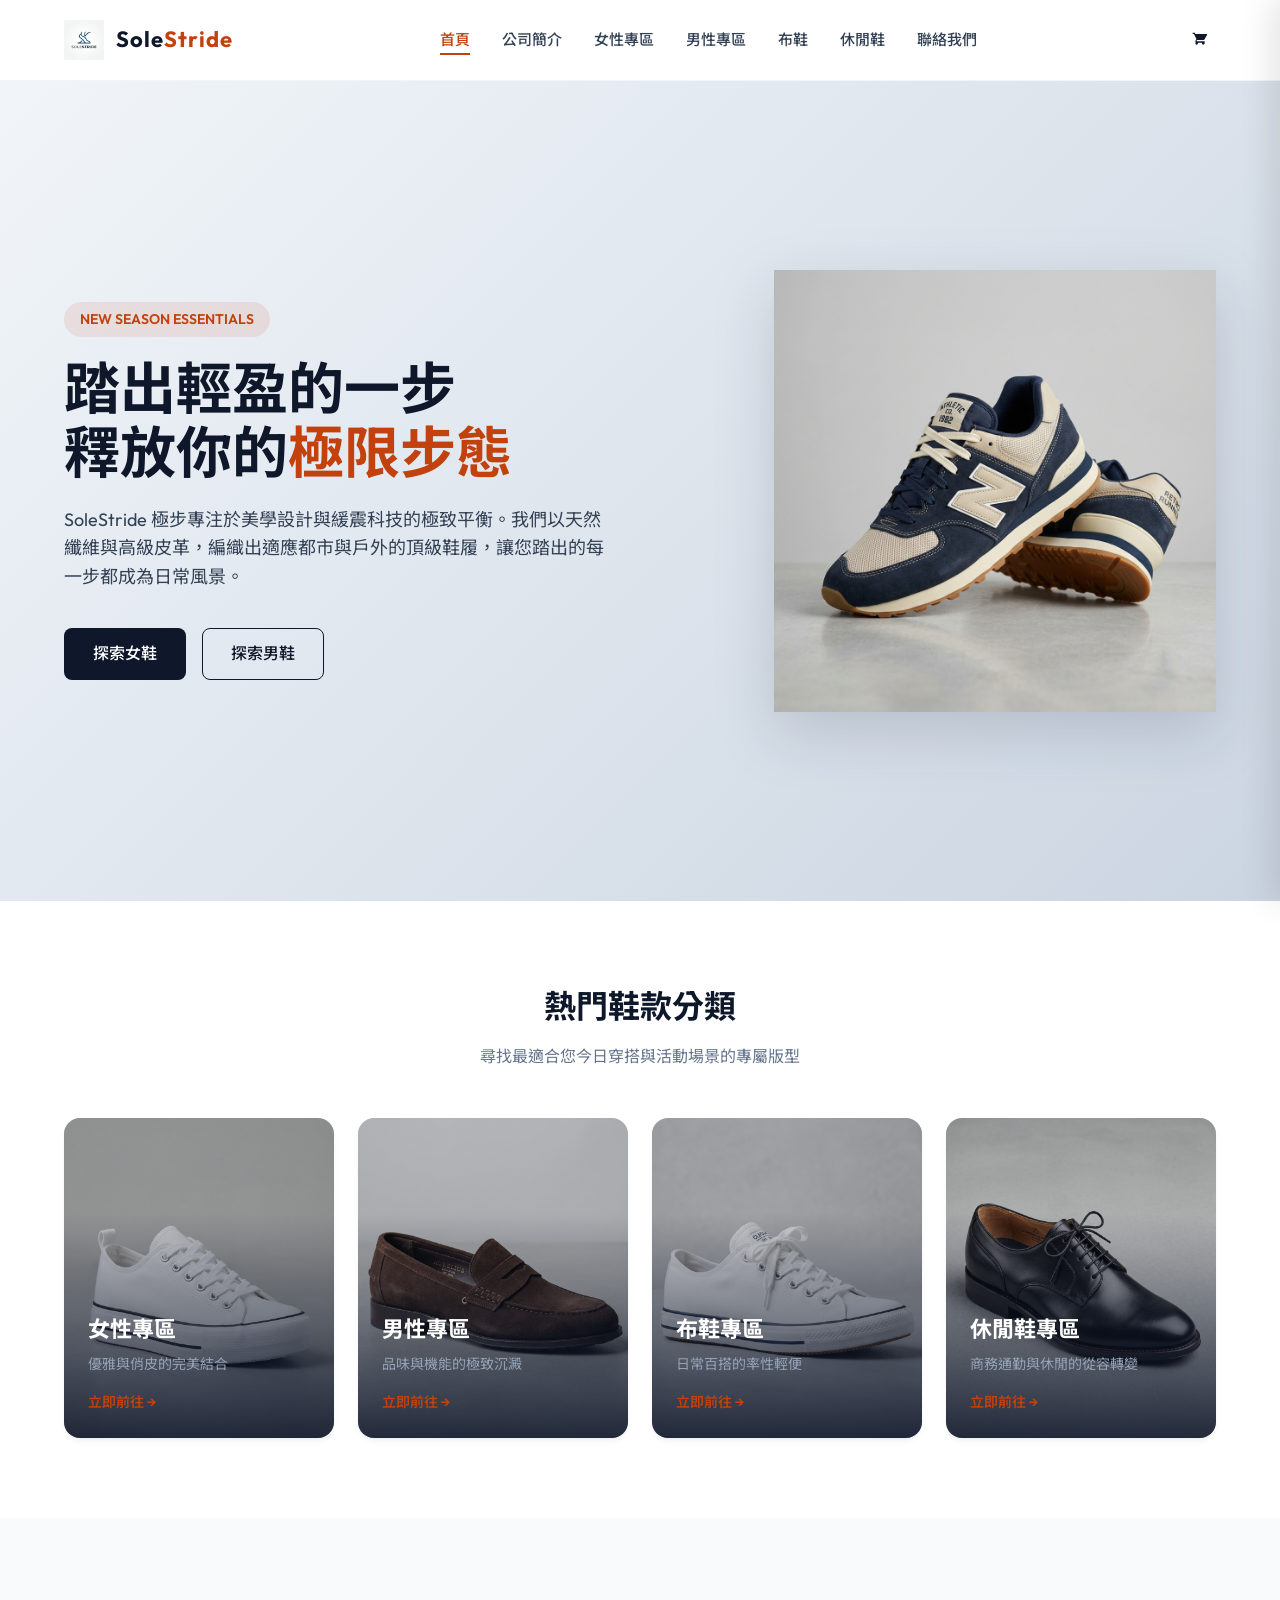
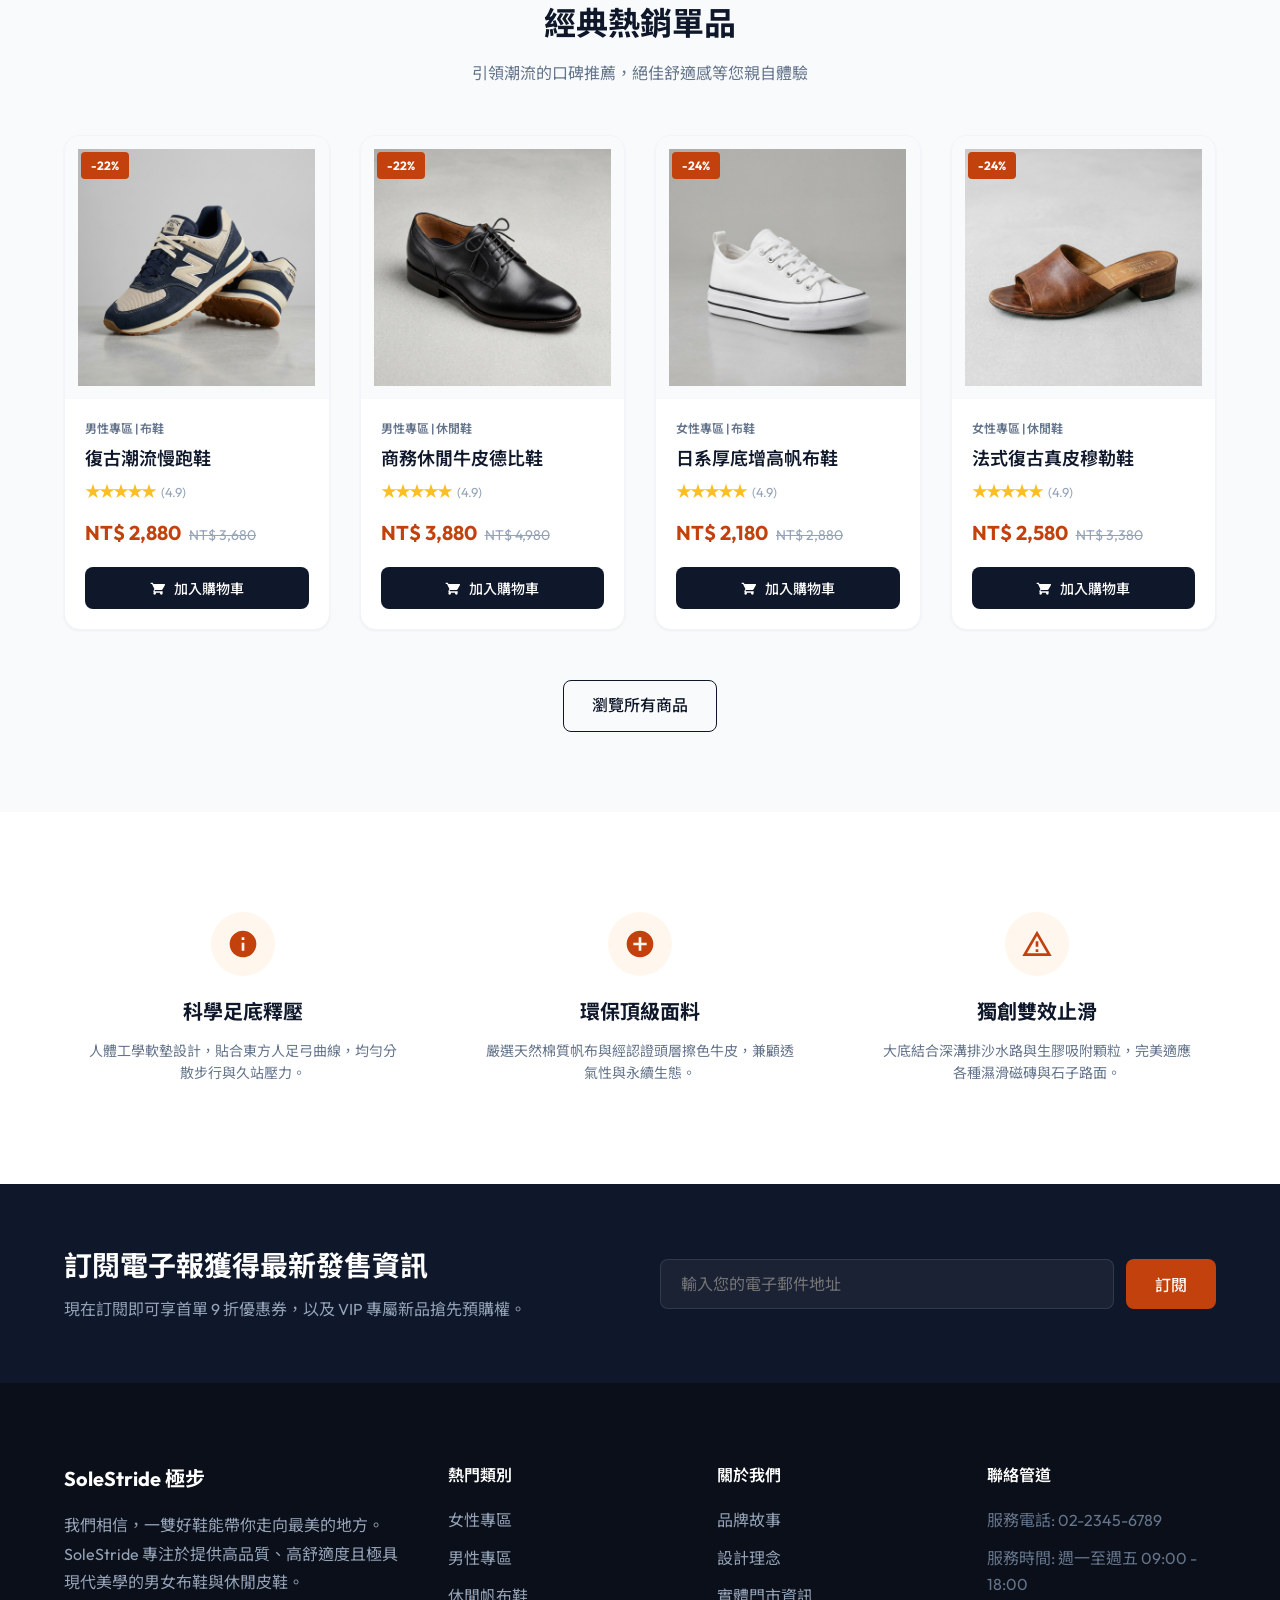
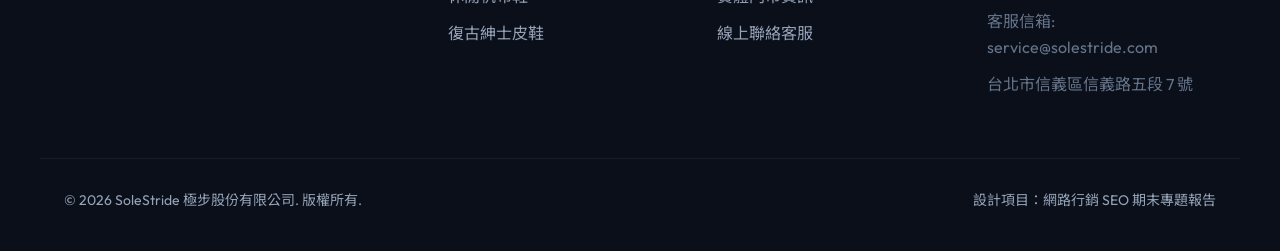
<file: index.html>
<!DOCTYPE html>
<html lang="zh-Hant">
<head>
  <meta charset="UTF-8">
  <meta name="viewport" content="width=device-width, initial-scale=1.0">
  <title>顏佳慧的鞋子電商網站</title>
  <meta name="description" content="SoleStride 樂樂 - 專注於提供高品質男女布鞋、休閒鞋，結合文藝復古與人體工學緩震科技，為您打造如履雲端的行走體驗。">
  <meta name="keywords" content=" 高品質,男女布鞋,休閒鞋,文藝復古,人體工學">

  <link rel="stylesheet" href="css/style.css">

  <meta name="google-site-verification" content="RO6zXCiHXapGh2tewGEtmd5F3TElBeHBNRKW9bc5azQ" />
</head>
<body>

  <!-- Navigation Header -->
  <header class="site-header">
    <div class="container header-container">
      <a href="index.html" class="logo-link">
        <img src="images/logo.png" alt="SoleStride Logo" class="logo-img">
        <span class="logo-text">Sole<span>Stride</span></span>
      </a>
      
      <nav>
        <ul class="nav-links">
          <li><a href="index.html" class="active">首頁</a></li>
          <li><a href="about.html">公司簡介</a></li>
          <li><a href="women.html">女性專區</a></li>
          <li><a href="men.html">男性專區</a></li>
          <li><a href="canvas.html">布鞋</a></li>
          <li><a href="casual.html">休閒鞋</a></li>
          <li><a href="contact.html">聯絡我們</a></li>
        </ul>
      </nav>

      <div class="header-actions">
        <button id="cart-toggle" class="cart-icon-btn" aria-label="購物車">
          <svg class="cart-svg" viewBox="0 0 24 24">
            <path fill="currentColor" d="M17 18c-1.11 0-2 .89-2 2a2 2 0 0 0 2 2a2 2 0 0 0 2-2a2 2 0 0 0-2-2M7 18c-1.11 0-2 .89-2 2a2 2 0 0 0 2 2a2 2 0 0 0 2-2a2 2 0 0 0-2-2m0-3h10.13c.75 0 1.41-.41 1.75-1.03l3.58-6.47A1.002 1.002 0 0 0 21.58 6H5.21l-.94-2H1v2h2l3.6 7.59l-1.35 2.45c-.16.28-.25.61-.25.96a2 2 0 0 0 2 2h12v-2H7.42c-.13 0-.25-.11-.25-.25z"/>
          </svg>
          <span class="cart-count">0</span>
        </button>
      </div>
    </div>
  </header>

  <!-- Hero Section -->
  <section class="hero-section">
    <div class="container hero-grid">
      <div class="hero-content">
        <span class="hero-tag">NEW SEASON ESSENTIALS</span>
        <h1 class="hero-title">踏出輕盈的一步<br>釋放你的<span>極限步態</span></h1>
        <p class="hero-description">SoleStride 極步專注於美學設計與緩震科技的極致平衡。我們以天然纖維與高級皮革，編織出適應都市與戶外的頂級鞋履，讓您踏出的每一步都成為日常風景。</p>
        <div class="hero-cta">
          <a href="women.html" class="btn btn-primary">探索女鞋</a>
          <a href="men.html" class="btn btn-outline">探索男鞋</a>
        </div>
      </div>
      <div class="hero-image-wrapper">
        <div class="hero-bg-circle"></div>
        <img src="images/顏佳慧的鞋子電商網站-1號鞋.png" alt="Featured Retro Jogger" class="hero-shoe-img" title="顏佳慧的鞋子電商網站 - 超好穿且舒適的藍色步鞋">
      </div>
    </div>
  </section>

  <!-- Category Showcase -->
  <section class="section" style="background-color: #ffffff;">
    <div class="container">
      <div class="text-center">
        <h2 class="section-title">熱門鞋款分類</h2>
        <p class="section-subtitle">尋找最適合您今日穿搭與活動場景的專屬版型</p>
      </div>
      <div class="categories-grid">
        <!-- Card 1 -->
        <a href="women.html" class="category-card">
          <img src="images/women_platform_canvas.png" alt="Women Category" class="category-bg-img">
          <div class="category-overlay">
            <h3 class="category-card-title">女性專區</h3>
            <p class="category-card-desc">優雅與俏皮的完美結合</p>
            <span class="category-card-btn">立即前往 →</span>
          </div>
        </a>
        <!-- Card 2 -->
        <a href="men.html" class="category-card">
          <img src="images/men_suede_loafer.png" alt="Men Category" class="category-bg-img">
          <div class="category-overlay">
            <h3 class="category-card-title">男性專區</h3>
            <p class="category-card-desc">品味與機能的極致沉澱</p>
            <span class="category-card-btn">立即前往 →</span>
          </div>
        </a>
        <!-- Card 3 -->
        <a href="canvas.html" class="category-card">
          <img src="images/men_canvas_classic.png" alt="Canvas Category" class="category-bg-img">
          <div class="category-overlay">
            <h3 class="category-card-title">布鞋專區</h3>
            <p class="category-card-desc">日常百搭的率性輕便</p>
            <span class="category-card-btn">立即前往 →</span>
          </div>
        </a>
        <!-- Card 4 -->
        <a href="casual.html" class="category-card">
          <img src="images/men_leather_derby.png" alt="Casual Category" class="category-bg-img">
          <div class="category-overlay">
            <h3 class="category-card-title">休閒鞋專區</h3>
            <p class="category-card-desc">商務通勤與休閒的從容轉變</p>
            <span class="category-card-btn">立即前往 →</span>
          </div>
        </a>
      </div>
    </div>
  </section>

  <!-- Featured Products Dynamic Grid -->
  <section class="section">
    <div class="container">
      <div class="text-center">
        <h2 class="section-title">經典熱銷單品</h2>
        <p class="section-subtitle">引領潮流的口碑推薦，絕佳舒適感等您親自體驗</p>
      </div>
      <!-- Grid Container that loads products via JS dynamically -->
      <div id="product-grid" class="products-grid-container" data-gender="all" data-style="all" data-limit="4">
        <!-- Products will be injected by main.js -->
      </div>
      <div class="text-center" style="margin-top: 50px;">
        <a href="canvas.html" class="btn btn-outline">瀏覽所有商品</a>
      </div>
    </div>
  </section>

  <!-- Brand Highlight / Features -->
  <section class="section" style="background-color: #ffffff;">
    <div class="container" style="display: grid; grid-template-columns: repeat(3, 1fr); gap: 40px;">
      <div class="text-center" style="padding: 20px;">
        <div style="background-color: var(--accent-bg); color: var(--accent-color); width: 64px; height: 64px; border-radius: 50%; display: flex; align-items: center; justify-content: center; margin: 0 auto 20px;">
          <svg viewBox="0 0 24 24" width="32" height="32"><path fill="currentColor" d="M12 2C6.48 2 2 6.48 2 12s4.48 10 10 10s10-4.48 10-10S17.52 2 12 2zm1 15h-2v-6h2v6zm0-8h-2V7h2v2z"/></svg>
        </div>
        <h3 style="font-size: 20px; color: var(--text-dark); margin-bottom: 12px;">科學足底釋壓</h3>
        <p style="font-size: 14px; color: var(--text-muted); line-height: 1.6;">人體工學軟墊設計，貼合東方人足弓曲線，均勻分散步行與久站壓力。</p>
      </div>
      <div class="text-center" style="padding: 20px;">
        <div style="background-color: var(--accent-bg); color: var(--accent-color); width: 64px; height: 64px; border-radius: 50%; display: flex; align-items: center; justify-content: center; margin: 0 auto 20px;">
          <svg viewBox="0 0 24 24" width="32" height="32"><path fill="currentColor" d="M12 22C6.477 22 2 17.523 2 12S6.477 2 12 2s10 4.477 10 10s-4.477 10-10 10zm-1-11H7v2h4v4h2v-4h4v-2h-4V7h-2v4z"/></svg>
        </div>
        <h3 style="font-size: 20px; color: var(--text-dark); margin-bottom: 12px;">環保頂級面料</h3>
        <p style="font-size: 14px; color: var(--text-muted); line-height: 1.6;">嚴選天然棉質帆布與經認證頭層擦色牛皮，兼顧透氣性與永續生態。</p>
      </div>
      <div class="text-center" style="padding: 20px;">
        <div style="background-color: var(--accent-bg); color: var(--accent-color); width: 64px; height: 64px; border-radius: 50%; display: flex; align-items: center; justify-content: center; margin: 0 auto 20px;">
          <svg viewBox="0 0 24 24" width="32" height="32"><path fill="currentColor" d="M12 2L1 21h22L12 2zm0 3.99L19.53 19H4.47L12 5.99zM13 16h-2v2h2v-2zm0-6h-2v4h2v-4z"/></svg>
        </div>
        <h3 style="font-size: 20px; color: var(--text-dark); margin-bottom: 12px;">獨創雙效止滑</h3>
        <p style="font-size: 14px; color: var(--text-muted); line-height: 1.6;">大底結合深溝排沙水路與生膠吸附顆粒，完美適應各種濕滑磁磚與石子路面。</p>
      </div>
    </div>
  </section>

  <!-- Newsletter Signup Section -->
  <section class="newsletter-section">
    <div class="container newsletter-grid">
      <div>
        <h2 class="newsletter-title">訂閱電子報獲得最新發售資訊</h2>
        <p class="newsletter-desc">現在訂閱即可享首單 9 折優惠券，以及 VIP 專屬新品搶先預購權。</p>
      </div>
      <form class="newsletter-form" onsubmit="event.preventDefault(); alert('感謝訂閱！折扣碼已發送至您的信箱。'); this.reset();">
        <input type="email" placeholder="輸入您的電子郵件地址" required>
        <button type="submit" class="btn btn-accent">訂閱</button>
      </form>
    </div>
  </section>

  <!-- Footer -->
  <footer class="site-footer">
    <div class="container footer-grid">
      <div class="footer-brand">
        <h3>SoleStride 極步</h3>
        <p>我們相信，一雙好鞋能帶你走向最美的地方。SoleStride 專注於提供高品質、高舒適度且極具現代美學的男女布鞋與休閒皮鞋。</p>
      </div>
      <div class="footer-links-col">
        <h4>熱門類別</h4>
        <ul>
          <li><a href="women.html">女性專區</a></li>
          <li><a href="men.html">男性專區</a></li>
          <li><a href="canvas.html">休閒帆布鞋</a></li>
          <li><a href="casual.html">復古紳士皮鞋</a></li>
        </ul>
      </div>
      <div class="footer-links-col">
        <h4>關於我們</h4>
        <ul>
          <li><a href="about.html">品牌故事</a></li>
          <li><a href="about.html">設計理念</a></li>
          <li><a href="contact.html">實體門市資訊</a></li>
          <li><a href="contact.html">線上聯絡客服</a></li>
        </ul>
      </div>
      <div class="footer-links-col">
        <h4>聯絡管道</h4>
        <ul style="color: #64748b;">
          <li>服務電話: 02-2345-6789</li>
          <li>服務時間: 週一至週五 09:00 - 18:00</li>
          <li>客服信箱: service@solestride.com</li>
          <li>台北市信義區信義路五段 7 號</li>
        </ul>
      </div>
    </div>
    <div class="container footer-bottom">
      <p>&copy; 2026 SoleStride 極步股份有限公司. 版權所有.</p>
      <p>設計項目：網路行銷 SEO 期末專題報告</p>
    </div>
    

  <!-- Off-Canvas Shopping Cart Drawer -->
  <div id="cart-overlay" class="cart-overlay"></div>
  <div id="cart-drawer" class="cart-drawer">
    <div class="cart-drawer-header">
      <h2>您的購物車 (<span class="cart-count">0</span>)</h2>
      <button id="cart-close" class="cart-close-btn" aria-label="關閉">&times;</button>
    </div>
    <div id="cart-items-container" class="cart-items-container">
      <!-- Cart items dynamic render -->
    </div>
    <div class="cart-drawer-footer">
      <div class="cart-subtotal-row">
        <span>小計金額</span>
        <span id="cart-total-amount" class="total-amount">NT$ 0</span>
      </div>
      <button id="cart-checkout-btn" class="btn btn-primary">前往結帳</button>
    </div>
  </div>

  <!-- Javascript Modules -->
  <script src="js/products.js"></script>
  <script src="js/main.js"></script>
</body>
</html>
</file>
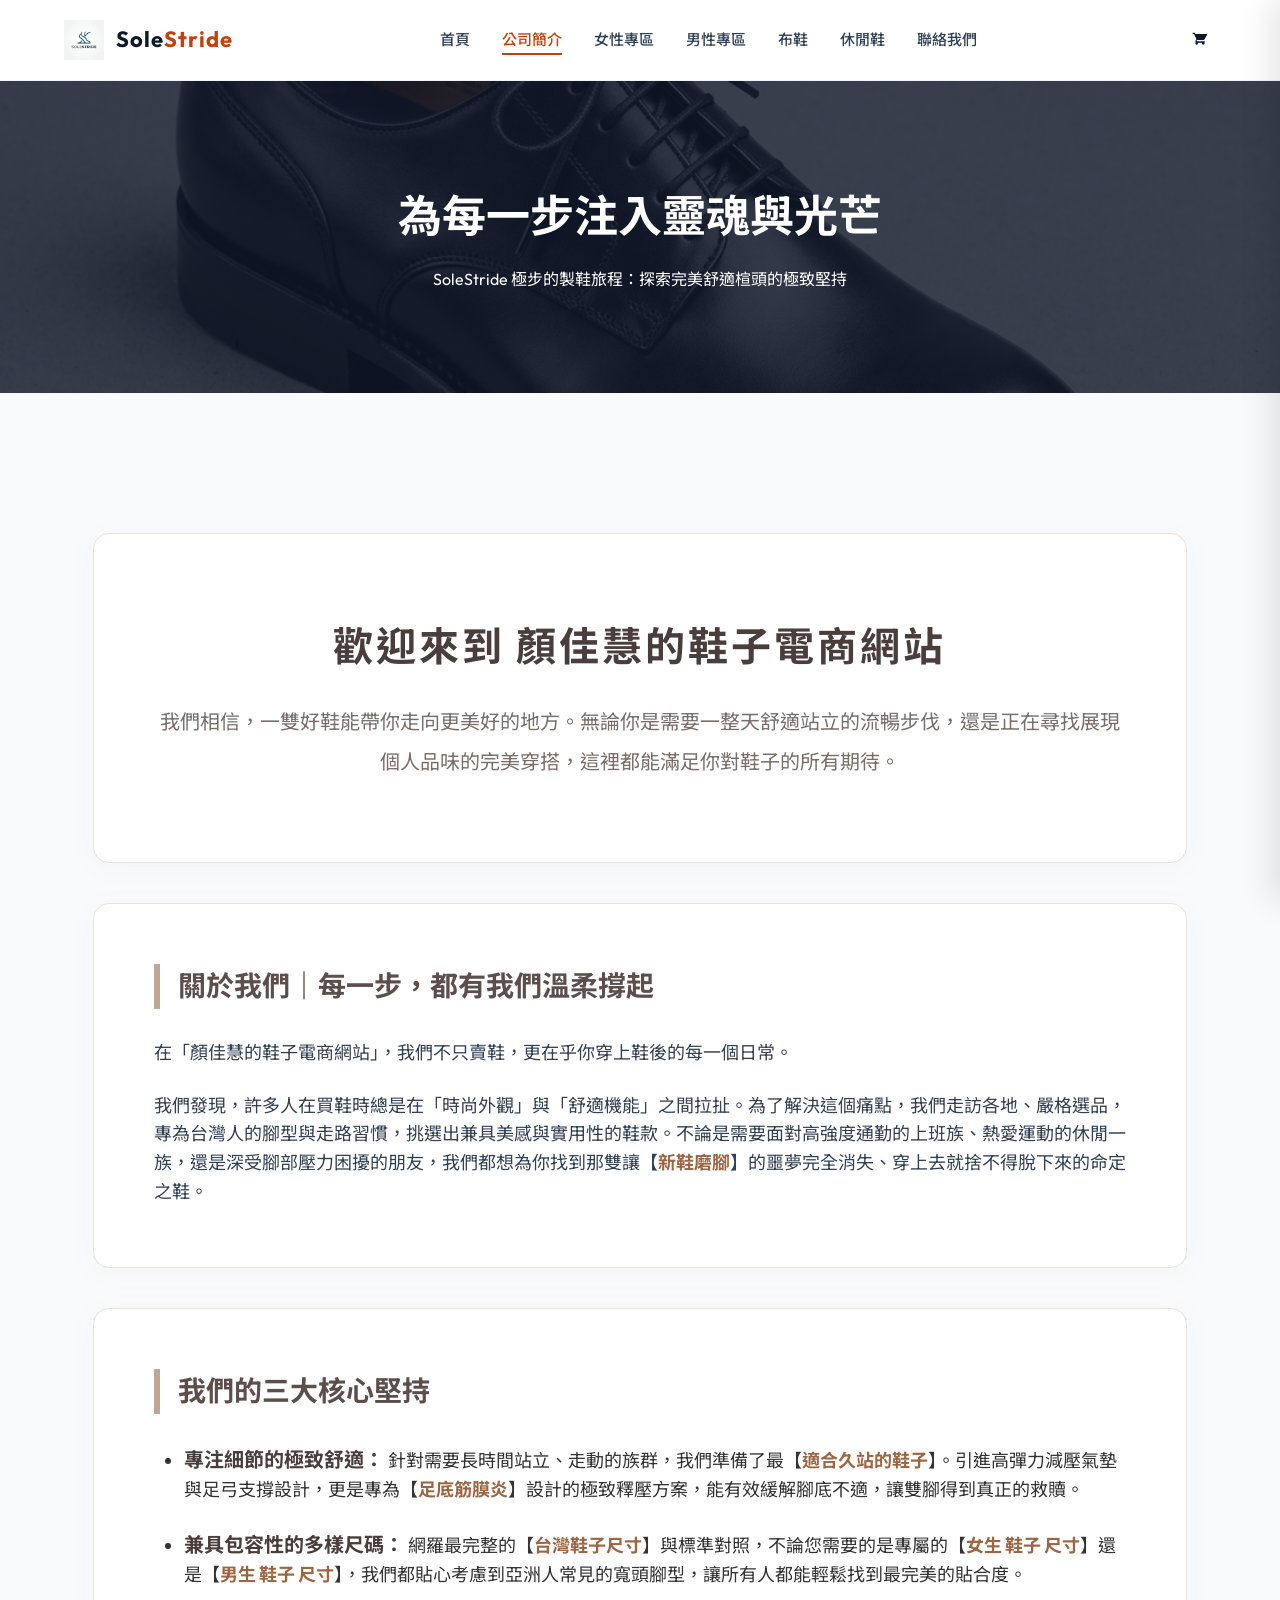
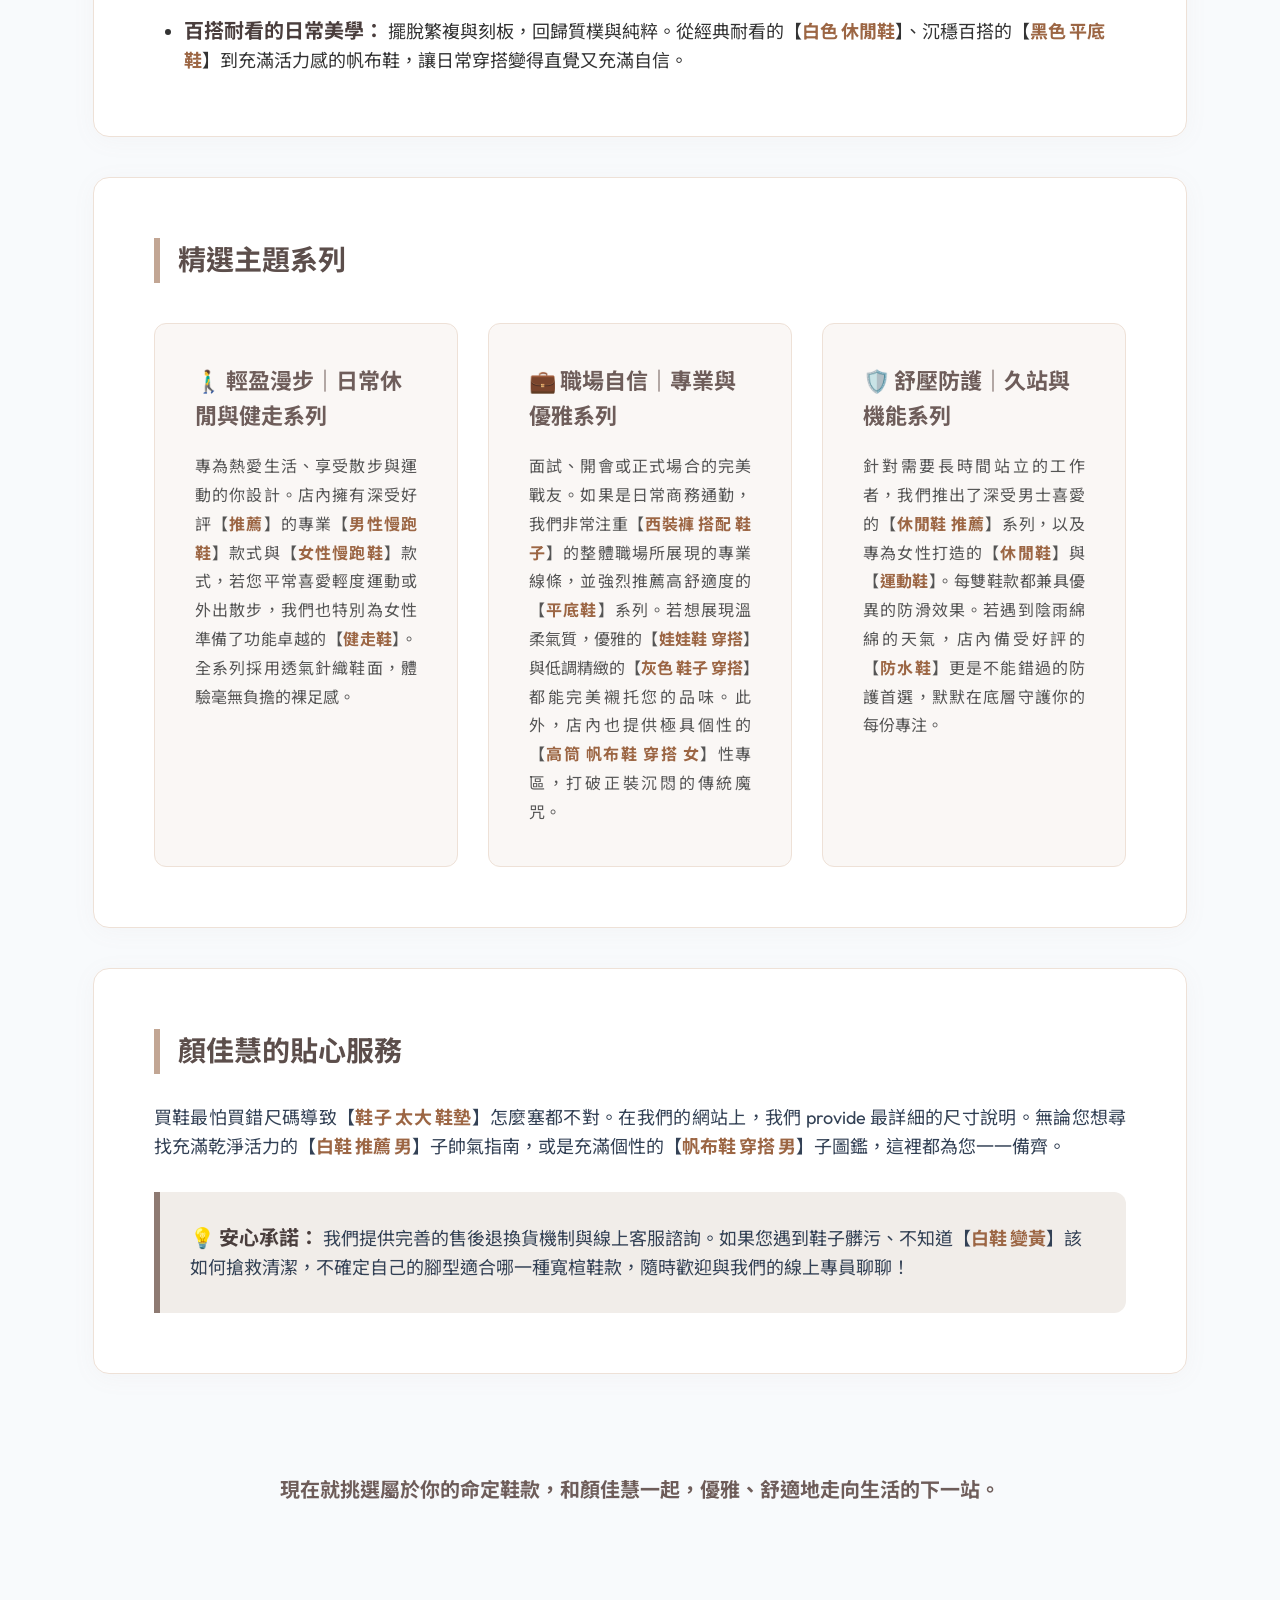
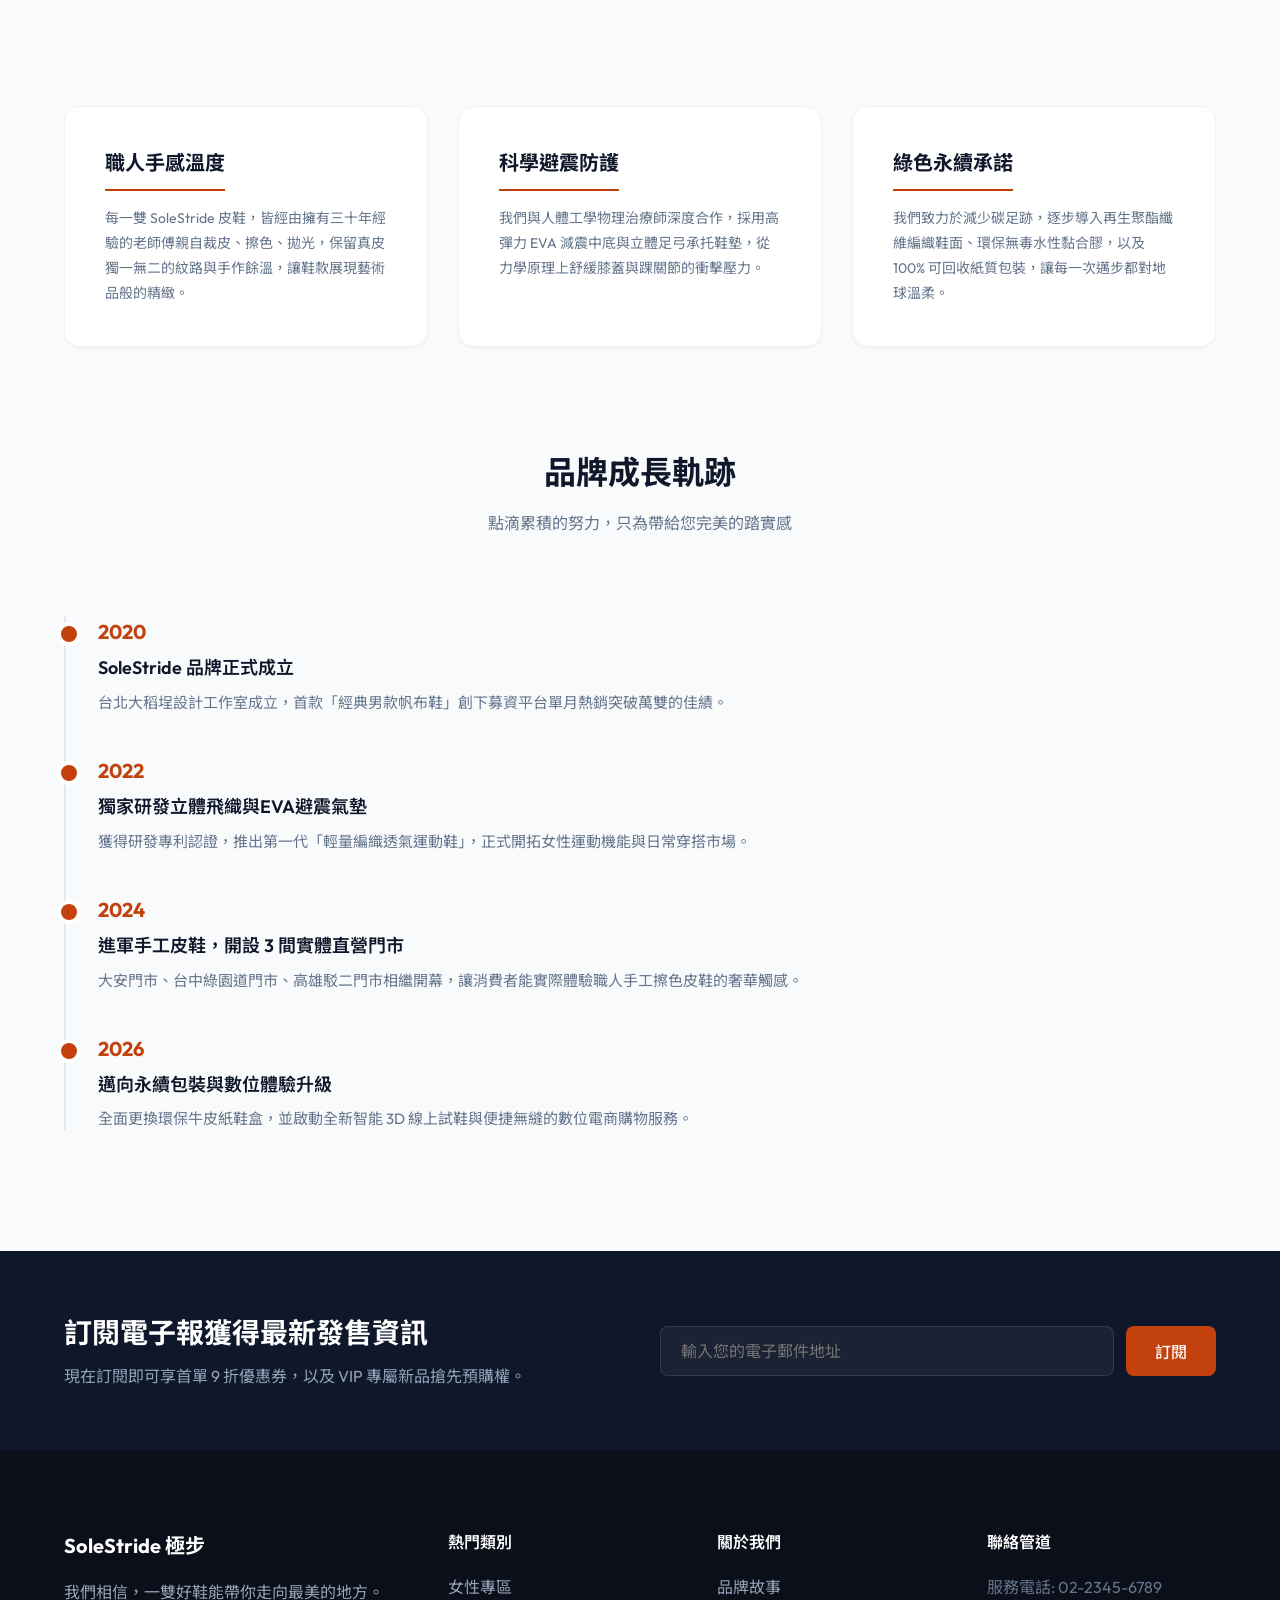
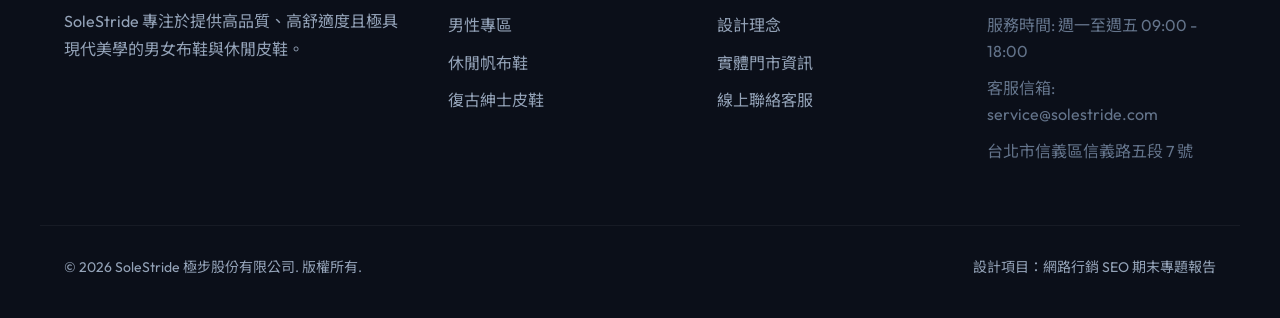
<file: about.html>
<!DOCTYPE html>
<html lang="zh-Hant">
<head>
  <meta charset="UTF-8">
  <meta name="viewport" content="width=device-width, initial-scale=1.0">
  <title>品牌故事 | SoleStride 極步 - 專注舒適與極簡美學</title>
  <meta name="description" content="了解 SoleStride 極步的品牌創辦故事、職人手工製鞋工藝、科學避震設計理念，以及我們如何將舒適感帶入您的日常穿搭。">
  <link rel="stylesheet" href="css/style.css">
</head>
<body>

  <!-- Navigation Header -->
  <header class="site-header">
    <div class="container header-container">
      <a href="index.html" class="logo-link">
        <img src="images/logo.png" alt="SoleStride Logo" class="logo-img">
        <span class="logo-text">Sole<span>Stride</span></span>
      </a>
      
      <nav>
        <ul class="nav-links">
          <li><a href="index.html">首頁</a></li>
          <li><a href="about.html" class="active">公司簡介</a></li>
          <li><a href="women.html">女性專區</a></li>
          <li><a href="men.html">男性專區</a></li>
          <li><a href="canvas.html">布鞋</a></li>
          <li><a href="casual.html">休閒鞋</a></li>
          <li><a href="contact.html">聯絡我們</a></li>
        </ul>
      </nav>

      <div class="header-actions">
        <button id="cart-toggle" class="cart-icon-btn" aria-label="購物車">
          <svg class="cart-svg" viewBox="0 0 24 24">
            <path fill="currentColor" d="M17 18c-1.11 0-2 .89-2 2a2 2 0 0 0 2 2a2 2 0 0 0 2-2a2 2 0 0 0-2-2M7 18c-1.11 0-2 .89-2 2a2 2 0 0 0 2 2a2 2 0 0 0 2-2a2 2 0 0 0-2-2m0-3h10.13c.75 0 1.41-.41 1.75-1.03l3.58-6.47A1.002 1.002 0 0 0 21.58 6H5.21l-.94-2H1v2h2l3.6 7.59l-1.35 2.45c-.16.28-.25.61-.25.96a2 2 0 0 0 2 2h12v-2H7.42c-.13 0-.25-.11-.25-.25z"/>
          </svg>
          <span class="cart-count">0</span>
        </button>
      </div>
    </div>
  </header>

  <!-- Banner -->
  <section class="about-banner">
    <div class="container">
      <h1>為每一步注入靈魂與光芒</h1>
      <p>SoleStride 極步的製鞋旅程：探索完美舒適楦頭的極致堅持</p>
    </div>
  </section>

  <!-- Content section -->
  <section class="section">
    <div class="container">
   <div style="width: 95%; max-width: 1400px; margin: 0 auto; padding: 60px 0; box-sizing: border-box;">

        <header style="text-align: center; padding: 80px 60px; background-color: #ffffff; border: 1px solid #eee1d7; border-radius: 16px; margin-bottom: 40px; box-shadow: 0 4px 25px rgba(164, 145, 134, 0.05);">
            <h1 style="font-size: 40px; color: #4a3e3d; margin: 0 0 24px 0; letter-spacing: 3px; font-weight: bold;">歡迎來到 顏佳慧的鞋子電商網站</h1>
            <p style="font-size: 20px; color: #7a6e67; margin: 0 auto; max-width: 1100px; text-align: center; line-height: 2;">我們相信，一雙好鞋能帶你走向更美好的地方。無論你是需要一整天舒適站立的流暢步伐，還是正在尋找展現個人品味的完美穿搭，這裡都能滿足你對鞋子的所有期待。</p>
        </header>

        <section style="background-color: #ffffff; padding: 60px; border-radius: 16px; box-shadow: 0 4px 25px rgba(164, 145, 134, 0.05); margin-bottom: 40px; border: 1px solid #eee1d7; box-sizing: border-box;">
            <h2 style="font-size: 28px; color: #5c4e4b; border-left: 6px solid #c2a694; padding-left: 18px; margin-top: 0; margin-bottom: 30px; font-weight: bold;">關於我們｜每一步，都有我們溫柔撐起</h2>
            <p style="margin-bottom: 24px; text-align: justify; font-size: 18px;">在「顏佳慧的鞋子電商網站」，我們不只賣鞋，更在乎你穿上鞋後的每一個日常。</p>
            <p style="margin-bottom: 0; text-align: justify; font-size: 18px;">我們發現，許多人在買鞋時總是在「時尚外觀」與「舒適機能」之間拉扯。為了解決這個痛點，我們走訪各地、嚴格選品，專為台灣人的腳型與走路習慣，挑選出兼具美感與實用性的鞋款。不論是需要面對高強度通勤的上班族、熱愛運動的休閒一族，還是深受腳部壓力困擾的朋友，我們都想為你找到那雙讓【<span style="color: #9c6644; font-weight: bold;">新鞋磨腳</span>】的噩夢完全消失、穿上去就捨不得脫下來的命定之鞋。</p>
        </section>

        <section style="background-color: #ffffff; padding: 60px; border-radius: 16px; box-shadow: 0 4px 25px rgba(164, 145, 134, 0.05); margin-bottom: 40px; border: 1px solid #eee1d7; box-sizing: border-box;">
            <h2 style="font-size: 28px; color: #5c4e4b; border-left: 6px solid #c2a694; padding-left: 18px; margin-top: 0; margin-bottom: 30px; font-weight: bold;">我們的三大核心堅持</h2>
            <ul style="padding-left: 30px; margin: 0; list-style-type: disc;">
                <li style="margin-bottom: 25px; color: #333333; font-size: 18px;">
                    <strong style="color: #4a3e3d; font-size: 20px;">專注細節的極致舒適：</strong>
                    針對需要長時間站立、走動的族群，我們準備了最【<span style="color: #9c6644; font-weight: bold;">適合久站的鞋子</span>】。引進高彈力減壓氣墊與足弓支撐設計，更是專為【<span style="color: #9c6644; font-weight: bold;">足底筋膜炎</span>】設計的極致釋壓方案，能有效緩解腳底不適，讓雙腳得到真正的救贖。
                </li>
                <li style="margin-bottom: 25px; color: #333333; font-size: 18px;">
                    <strong style="color: #4a3e3d; font-size: 20px;">兼具包容性的多樣尺碼：</strong>
                    網羅最完整的【<span style="color: #9c6644; font-weight: bold;">台灣鞋子尺寸</span>】與標準對照，不論您需要的是專屬的【<span style="color: #9c6644; font-weight: bold;">女生 鞋子 尺寸</span>】還是【<span style="color: #9c6644; font-weight: bold;">男生 鞋子 尺寸</span>】，我們都貼心考慮到亞洲人常見的寬頭腳型，讓所有人都能輕鬆找到最完美的貼合度。
                </li>
                <li style="margin-bottom: 0; color: #333333; font-size: 18px;">
                    <strong style="color: #4a3e3d; font-size: 20px;">百搭耐看的日常美學：</strong>
                    擺脫繁複與刻板，回歸質樸與純粹。從經典耐看的【<span style="color: #9c6644; font-weight: bold;">白色 休閒鞋</span>】、沉穩百搭的【<span style="color: #9c6644; font-weight: bold;">黑色 平底鞋</span>】到充滿活力感的帆布鞋，讓日常穿搭變得直覺又充滿自信。
                </li>
            </ul>
        </section>

        <section style="background-color: #ffffff; padding: 60px; border-radius: 16px; box-shadow: 0 4px 25px rgba(164, 145, 134, 0.05); margin-bottom: 40px; border: 1px solid #eee1d7; box-sizing: border-box;">
            <h2 style="font-size: 28px; color: #5c4e4b; border-left: 6px solid #c2a694; padding-left: 18px; margin-top: 0; margin-bottom: 40px; font-weight: bold;">精選主題系列</h2>
            
            <div style="display: flex; flex-wrap: wrap; gap: 30px; justify-content: space-between; align-items: stretch;">
                
                <div style="flex: 1; min-width: 280px; background-color: #faf7f5; border: 1px solid #eee1d7; border-radius: 12px; padding: 40px; display: flex; flex-direction: column; box-sizing: border-box;">
                    <h3 style="font-size: 22px; color: #6e5d5a; margin-top: 0; margin-bottom: 18px; font-weight: bold;">🚶‍♂️ 輕盈漫步｜日常休閒與健走系列</h3>
                    <p style="margin: 0; text-align: justify; font-size: 16px; color: #555555; line-height: 1.8;">專為熱愛生活、享受散步與運動的你設計。店內擁有深受好評【<span style="color: #9c6644; font-weight: bold;">推薦</span>】的專業【<span style="color: #9c6644; font-weight: bold;">男性慢跑鞋</span>】款式與【<span style="color: #9c6644; font-weight: bold;">女性慢跑鞋</span>】款式，若您平常喜愛輕度運動或外出散步，我們也特別為女性準備了功能卓越的【<span style="color: #9c6644; font-weight: bold;">健走鞋</span>】。全系列採用透氣針織鞋面，體驗毫無負擔的裸足感。</p>
                </div>

                <div style="flex: 1; min-width: 280px; background-color: #faf7f5; border: 1px solid #eee1d7; border-radius: 12px; padding: 40px; display: flex; flex-direction: column; box-sizing: border-box;">
                    <h3 style="font-size: 22px; color: #6e5d5a; margin-top: 0; margin-bottom: 18px; font-weight: bold;">💼 職場自信｜專業與優雅系列</h3>
                    <p style="margin: 0; text-align: justify; font-size: 16px; color: #555555; line-height: 1.8;">面試、開會或正式場合的完美戰友。如果是日常商務通勤，我們非常注重【<span style="color: #9c6644; font-weight: bold;">西裝褲 搭配 鞋子</span>】的整體職場所展現的專業線條，並強烈推薦高舒適度的【<span style="color: #9c6644; font-weight: bold;">平底鞋</span>】系列。若想展現溫柔氣質，優雅的【<span style="color: #9c6644; font-weight: bold;">娃娃鞋 穿搭</span>】與低調精緻的【<span style="color: #9c6644; font-weight: bold;">灰色 鞋子 穿搭</span>】都能完美襯托您的品味。此外，店內也提供極具個性的【<span style="color: #9c6644; font-weight: bold;">高筒 帆布鞋 穿搭 女</span>】性專區，打破正裝沉悶的傳統魔咒。</p>
                </div>

                <div style="flex: 1; min-width: 280px; background-color: #faf7f5; border: 1px solid #eee1d7; border-radius: 12px; padding: 40px; display: flex; flex-direction: column; box-sizing: border-box;">
                    <h3 style="font-size: 22px; color: #6e5d5a; margin-top: 0; margin-bottom: 18px; font-weight: bold;">🛡️ 舒壓防護｜久站與機能系列</h3>
                    <p style="margin: 0; text-align: justify; font-size: 16px; color: #555555; line-height: 1.8;">針對需要長時間站立的工作者，我們推出了深受男士喜愛的【<span style="color: #9c6644; font-weight: bold;">休閒鞋 推薦</span>】系列，以及專為女性打造的【<span style="color: #9c6644; font-weight: bold;">休閒鞋</span>】與【<span style="color: #9c6644; font-weight: bold;">運動鞋</span>】。每雙鞋款都兼具優異的防滑效果。若遇到陰雨綿綿的天氣，店內備受好評的【<span style="color: #9c6644; font-weight: bold;">防水鞋</span>】更是不能錯過的防護首選，默默在底層守護你的每份專注。</p>
                </div>

            </div>
        </section>

        <section style="background-color: #ffffff; padding: 60px; border-radius: 16px; box-shadow: 0 4px 25px rgba(164, 145, 134, 0.05); margin-bottom: 40px; border: 1px solid #eee1d7; box-sizing: border-box;">
            <h2 style="font-size: 28px; color: #5c4e4b; border-left: 6px solid #c2a694; padding-left: 18px; margin-top: 0; margin-bottom: 30px; font-weight: bold;">顏佳慧的貼心服務</h2>
            <p style="margin-bottom: 30px; text-align: justify; font-size: 18px;">買鞋最怕買錯尺碼導致【<span style="color: #9c6644; font-weight: bold;">鞋子 太大 鞋墊</span>】怎麼塞都不對。在我們的網站上，我們 provide 最詳細的尺寸說明。無論您想尋找充滿乾淨活力的【<span style="color: #9c6644; font-weight: bold;">白鞋 推薦 男</span>】子帥氣指南，或是充滿個性的【<span style="color: #9c6644; font-weight: bold;">帆布鞋 穿搭 男</span>】子圖鑑，這裡都為您一一備齊。</p>
            
            <div style="background-color: #f1ede9; border-left: 6px solid #8e7a72; padding: 30px; border-radius: 0 12px 12px 0; font-size: 18px; box-sizing: border-box;">
                <strong style="color: #4a3e3d; font-size: 20px;">💡 安心承諾：</strong>
                我們提供完善的售後退換貨機制與線上客服諮詢。如果您遇到鞋子髒污、不知道【<span style="color: #9c6644; font-weight: bold;">白鞋 變黃</span>】該如何搶救清潔，不確定自己的腳型適合哪一種寬楦鞋款，隨時歡迎與我們的線上專員聊聊！
            </div>
        </section>

        <footer style="text-align: center; padding: 60px 20px; color: #6e5d5a; font-size: 20px; font-weight: bold;">
            現在就挑選屬於你的命定鞋款，和顏佳慧一起，優雅、舒適地走向生活的下一站。
        </footer>

    </div>
        
        
      </div>

      <!-- Core Pillars -->
         <div class="container">
      <div style="margin-top: 80px; display: grid; grid-template-columns: repeat(3, 1fr); gap: 30px;">
        <div style="background-color: #ffffff; padding: 40px; border-radius: var(--border-radius-lg); border: 1px solid var(--border-light); box-shadow: var(--shadow-sm);">
          <h3 style="font-size: 20px; color: var(--text-dark); margin-bottom: 15px; border-bottom: 2px solid var(--accent-color); padding-bottom: 10px; display: inline-block;">職人手感溫度</h3>
          <p style="font-size: 14px; color: var(--text-muted); line-height: 1.8;">每一雙 SoleStride 皮鞋，皆經由擁有三十年經驗的老師傅親自裁皮、擦色、拋光，保留真皮獨一無二的紋路與手作餘溫，讓鞋款展現藝術品般的精緻。</p>
        </div>
        <div style="background-color: #ffffff; padding: 40px; border-radius: var(--border-radius-lg); border: 1px solid var(--border-light); box-shadow: var(--shadow-sm);">
          <h3 style="font-size: 20px; color: var(--text-dark); margin-bottom: 15px; border-bottom: 2px solid var(--accent-color); padding-bottom: 10px; display: inline-block;">科學避震防護</h3>
          <p style="font-size: 14px; color: var(--text-muted); line-height: 1.8;">我們與人體工學物理治療師深度合作，採用高彈力 EVA 減震中底與立體足弓承托鞋墊，從力學原理上舒緩膝蓋與踝關節的衝擊壓力。</p>
        </div>
        <div style="background-color: #ffffff; padding: 40px; border-radius: var(--border-radius-lg); border: 1px solid var(--border-light); box-shadow: var(--shadow-sm);">
          <h3 style="font-size: 20px; color: var(--text-dark); margin-bottom: 15px; border-bottom: 2px solid var(--accent-color); padding-bottom: 10px; display: inline-block;">綠色永續承諾</h3>
          <p style="font-size: 14px; color: var(--text-muted); line-height: 1.8;">我們致力於減少碳足跡，逐步導入再生聚酯纖維編織鞋面、環保無毒水性黏合膠，以及 100% 可回收紙質包裝，讓每一次邁步都對地球溫柔。</p>
        </div>
      </div>
      </div>
      <!-- Timeline -->
      <div class="text-center" style="margin-top: 100px;">
        <h2 class="section-title">品牌成長軌跡</h2>
        <p class="section-subtitle">點滴累積的努力，只為帶給您完美的踏實感</p>
      </div>

<div class="container">
      <div class="timeline">
        <div class="timeline-item">
          <div class="timeline-year">2020</div>
          <div class="timeline-title">SoleStride 品牌正式成立</div>
          <div class="timeline-desc">台北大稻埕設計工作室成立，首款「經典男款帆布鞋」創下募資平台單月熱銷突破萬雙的佳績。</div>
        </div>
        <div class="timeline-item">
          <div class="timeline-year">2022</div>
          <div class="timeline-title">獨家研發立體飛織與EVA避震氣墊</div>
          <div class="timeline-desc">獲得研發專利認證，推出第一代「輕量編織透氣運動鞋」，正式開拓女性運動機能與日常穿搭市場。</div>
        </div>
        <div class="timeline-item">
          <div class="timeline-year">2024</div>
          <div class="timeline-title">進軍手工皮鞋，開設 3 間實體直營門市</div>
          <div class="timeline-desc">大安門市、台中綠園道門市、高雄駁二門市相繼開幕，讓消費者能實際體驗職人手工擦色皮鞋的奢華觸感。</div>
        </div>
        <div class="timeline-item">
          <div class="timeline-year">2026</div>
          <div class="timeline-title">邁向永續包裝與數位體驗升級</div>
          <div class="timeline-desc">全面更換環保牛皮紙鞋盒，並啟動全新智能 3D 線上試鞋與便捷無縫的數位電商購物服務。</div>
        </div>
      </div>
    </div>
    </div>
  </section>

  <!-- Newsletter Signup Section -->
  <section class="newsletter-section">
    <div class="container newsletter-grid">
      <div>
        <h2 class="newsletter-title">訂閱電子報獲得最新發售資訊</h2>
        <p class="newsletter-desc">現在訂閱即可享首單 9 折優惠券，以及 VIP 專屬新品搶先預購權。</p>
      </div>
      <form class="newsletter-form" onsubmit="event.preventDefault(); alert('感謝訂閱！折扣碼已發送至您的信箱。'); this.reset();">
        <input type="email" placeholder="輸入您的電子郵件地址" required>
        <button type="submit" class="btn btn-accent">訂閱</button>
      </form>
    </div>
  </section>

  <!-- Footer -->
  <footer class="site-footer">
    <div class="container footer-grid">
      <div class="footer-brand">
        <h3>SoleStride 極步</h3>
        <p>我們相信，一雙好鞋能帶你走向最美的地方。SoleStride 專注於提供高品質、高舒適度且極具現代美學的男女布鞋與休閒皮鞋。</p>
      </div>
      <div class="footer-links-col">
        <h4>熱門類別</h4>
        <ul>
          <li><a href="women.html">女性專區</a></li>
          <li><a href="men.html">男性專區</a></li>
          <li><a href="canvas.html">休閒帆布鞋</a></li>
          <li><a href="casual.html">復古紳士皮鞋</a></li>
        </ul>
      </div>
      <div class="footer-links-col">
        <h4>關於我們</h4>
        <ul>
          <li><a href="about.html">品牌故事</a></li>
          <li><a href="about.html">設計理念</a></li>
          <li><a href="contact.html">實體門市資訊</a></li>
          <li><a href="contact.html">線上聯絡客服</a></li>
        </ul>
      </div>
      <div class="footer-links-col">
        <h4>聯絡管道</h4>
        <ul style="color: #64748b;">
          <li>服務電話: 02-2345-6789</li>
          <li>服務時間: 週一至週五 09:00 - 18:00</li>
          <li>客服信箱: service@solestride.com</li>
          <li>台北市信義區信義路五段 7 號</li>
        </ul>
      </div>
    </div>
    <div class="container footer-bottom">
      <p>&copy; 2026 SoleStride 極步股份有限公司. 版權所有.</p>
      <p>設計項目：網路行銷 SEO 期末專題報告</p>
    </div>
  </footer>

  <!-- Off-Canvas Shopping Cart Drawer -->
  <div id="cart-overlay" class="cart-overlay"></div>
  <div id="cart-drawer" class="cart-drawer">
    <div class="cart-drawer-header">
      <h2>您的購物車 (<span class="cart-count">0</span>)</h2>
      <button id="cart-close" class="cart-close-btn" aria-label="關閉">&times;</button>
    </div>
    <div id="cart-items-container" class="cart-items-container">
      <!-- Cart items dynamic render -->
    </div>
    <div class="cart-drawer-footer">
      <div class="cart-subtotal-row">
        <span>小計金額</span>
        <span id="cart-total-amount" class="total-amount">NT$ 0</span>
      </div>
      <button id="cart-checkout-btn" class="btn btn-primary">前往結帳</button>
    </div>
  </div>

  <!-- Javascript Modules -->
  <script src="js/products.js"></script>
  <script src="js/main.js"></script>
</body>
</html>
</file>
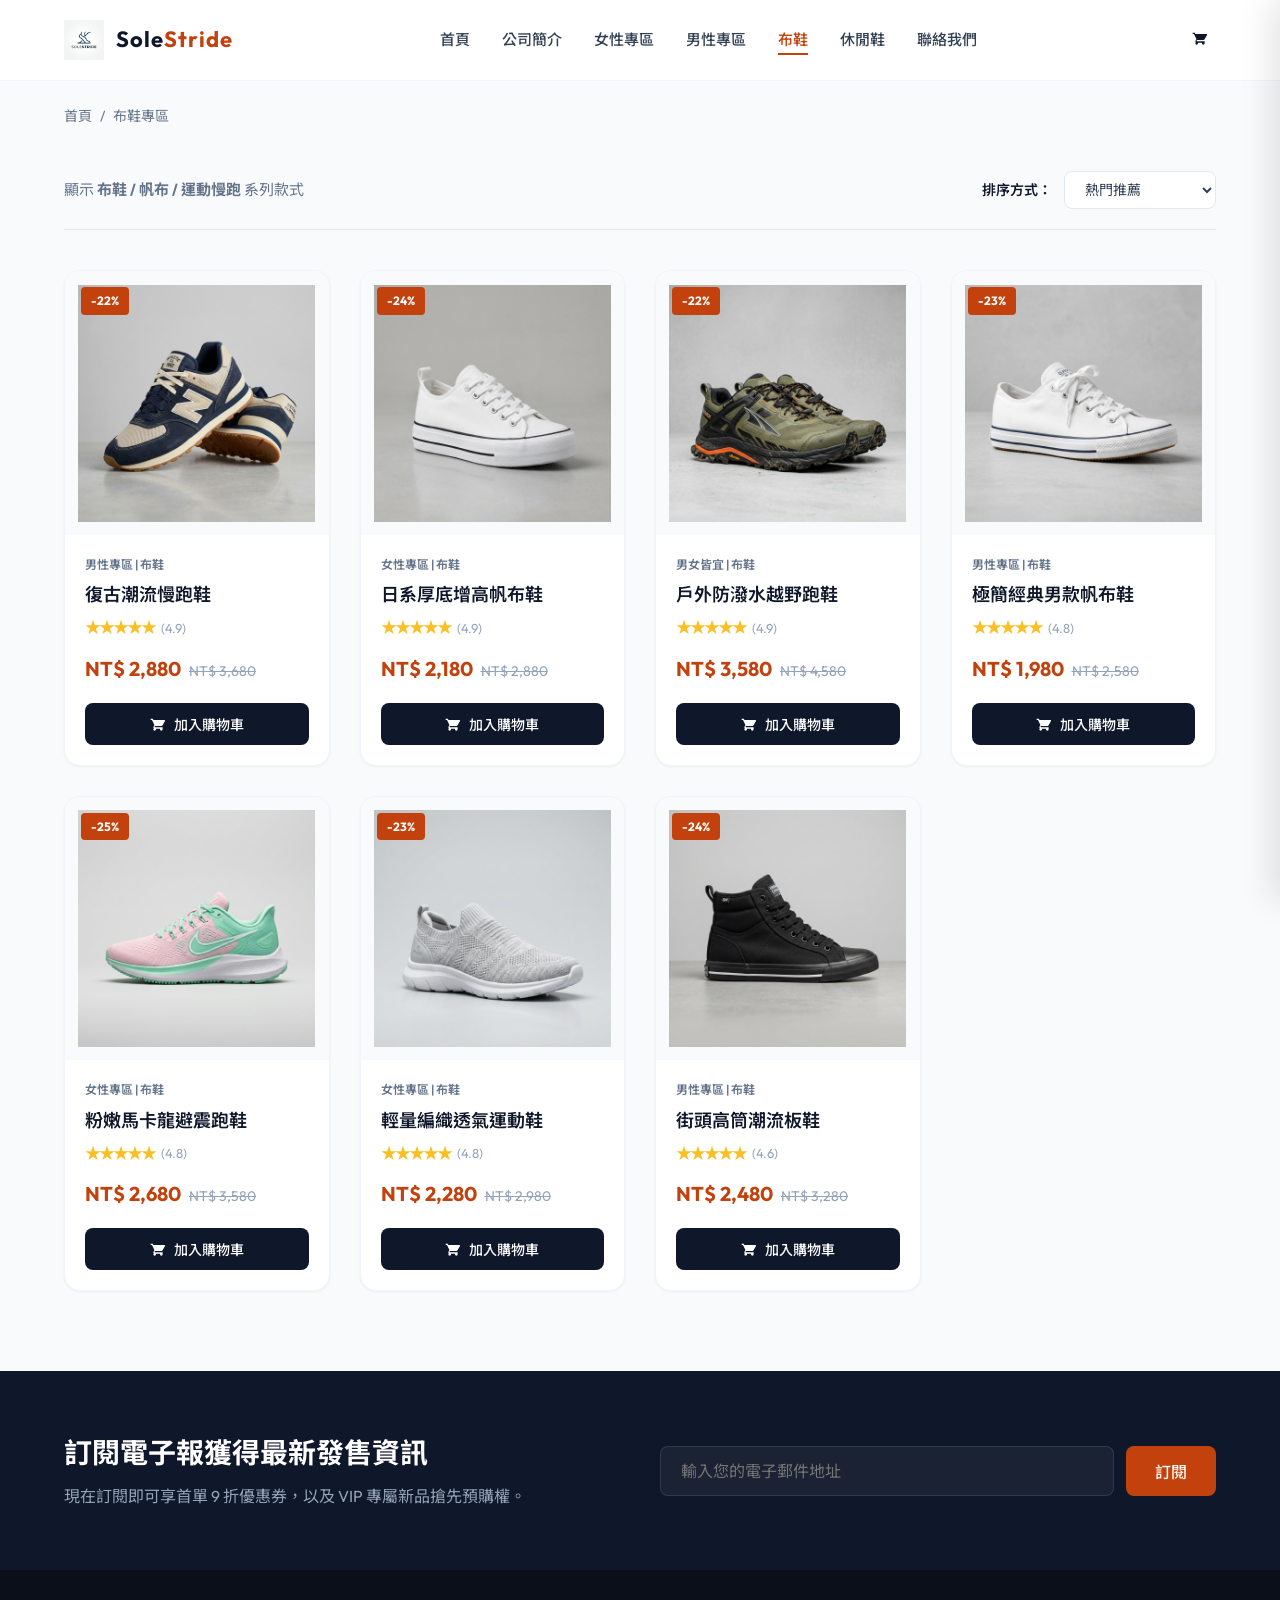
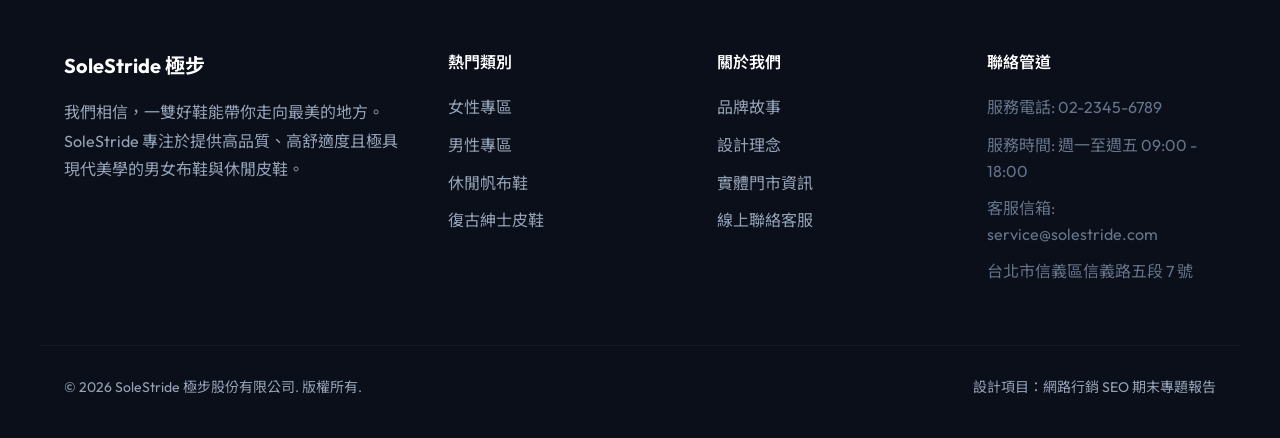
<file: canvas.html>
<!DOCTYPE html>
<html lang="zh-Hant">
<head>
  <meta charset="UTF-8">
  <meta name="viewport" content="width=device-width, initial-scale=1.0">
  <title>布鞋專區 | SoleStride 極步 - 經典帆布與機能運動鞋</title>
  <meta name="description" content="瀏覽 SoleStride 極步布鞋專區，精選男款經典帆布鞋、街頭高筒板鞋、日系厚底女鞋、馬卡龍跑鞋與戶外越野鞋，體驗極致輕盈舒適。">
  <link rel="stylesheet" href="css/style.css">
</head>
<body>

  <!-- Navigation Header -->
  <header class="site-header">
    <div class="container header-container">
      <a href="index.html" class="logo-link">
        <img src="images/logo.png" alt="SoleStride Logo" class="logo-img">
        <span class="logo-text">Sole<span>Stride</span></span>
      </a>
      
      <nav>
        <ul class="nav-links">
          <li><a href="index.html">首頁</a></li>
          <li><a href="about.html">公司簡介</a></li>
          <li><a href="women.html">女性專區</a></li>
          <li><a href="men.html">男性專區</a></li>
          <li><a href="canvas.html" class="active">布鞋</a></li>
          <li><a href="casual.html">休閒鞋</a></li>
          <li><a href="contact.html">聯絡我們</a></li>
        </ul>
      </nav>

      <div class="header-actions">
        <button id="cart-toggle" class="cart-icon-btn" aria-label="購物車">
          <svg class="cart-svg" viewBox="0 0 24 24">
            <path fill="currentColor" d="M17 18c-1.11 0-2 .89-2 2a2 2 0 0 0 2 2a2 2 0 0 0 2-2a2 2 0 0 0-2-2M7 18c-1.11 0-2 .89-2 2a2 2 0 0 0 2 2a2 2 0 0 0 2-2a2 2 0 0 0-2-2m0-3h10.13c.75 0 1.41-.41 1.75-1.03l3.58-6.47A1.002 1.002 0 0 0 21.58 6H5.21l-.94-2H1v2h2l3.6 7.59l-1.35 2.45c-.16.28-.25.61-.25.96a2 2 0 0 0 2 2h12v-2H7.42c-.13 0-.25-.11-.25-.25z"/>
          </svg>
          <span class="cart-count">0</span>
        </button>
      </div>
    </div>
  </header>

  <!-- Breadcrumbs -->
  <div class="container">
    <div class="breadcrumbs">
      <a href="index.html">首頁</a><span>/</span>布鞋專區
    </div>
  </div>

  <!-- Products Section -->
  <section class="section" style="padding-top: 20px;">
    <div class="container">
      <div class="filter-bar">
        <div class="filter-results">
          顯示 <strong>布鞋 / 帆布 / 運動慢跑</strong> 系列款式
        </div>
        <div style="display: flex; align-items: center; gap: 12px;">
          <label for="product-sort" style="font-size: 14px; font-weight: 600; color: var(--text-dark);">排序方式：</label>
          <select id="product-sort" class="sort-select">
            <option value="popular">熱門推薦</option>
            <option value="price-low">價格：由低到高</option>
            <option value="price-high">價格：由高到低</option>
          </select>
        </div>
      </div>

      <!-- Grid container with filters -->
      <div id="product-grid" class="products-grid-container" data-gender="all" data-style="canvas">
        <!-- Products dynamically rendered by JS -->
      </div>
    </div>
  </section>

  <!-- Newsletter Signup Section -->
  <section class="newsletter-section">
    <div class="container newsletter-grid">
      <div>
        <h2 class="newsletter-title">訂閱電子報獲得最新發售資訊</h2>
        <p class="newsletter-desc">現在訂閱即可享首單 9 折優惠券，以及 VIP 專屬新品搶先預購權。</p>
      </div>
      <form class="newsletter-form" onsubmit="event.preventDefault(); alert('感謝訂閱！折扣碼已發送至您的信箱。'); this.reset();">
        <input type="email" placeholder="輸入您的電子郵件地址" required>
        <button type="submit" class="btn btn-accent">訂閱</button>
      </form>
    </div>
  </section>

  <!-- Footer -->
  <footer class="site-footer">
    <div class="container footer-grid">
      <div class="footer-brand">
        <h3>SoleStride 極步</h3>
        <p>我們相信，一雙好鞋能帶你走向最美的地方。SoleStride 專注於提供高品質、高舒適度且極具現代美學的男女布鞋與休閒皮鞋。</p>
      </div>
      <div class="footer-links-col">
        <h4>熱門類別</h4>
        <ul>
          <li><a href="women.html">女性專區</a></li>
          <li><a href="men.html">男性專區</a></li>
          <li><a href="canvas.html">休閒帆布鞋</a></li>
          <li><a href="casual.html">復古紳士皮鞋</a></li>
        </ul>
      </div>
      <div class="footer-links-col">
        <h4>關於我們</h4>
        <ul>
          <li><a href="about.html">品牌故事</a></li>
          <li><a href="about.html">設計理念</a></li>
          <li><a href="contact.html">實體門市資訊</a></li>
          <li><a href="contact.html">線上聯絡客服</a></li>
        </ul>
      </div>
      <div class="footer-links-col">
        <h4>聯絡管道</h4>
        <ul style="color: #64748b;">
          <li>服務電話: 02-2345-6789</li>
          <li>服務時間: 週一至週五 09:00 - 18:00</li>
          <li>客服信箱: service@solestride.com</li>
          <li>台北市信義區信義路五段 7 號</li>
        </ul>
      </div>
    </div>
    <div class="container footer-bottom">
      <p>&copy; 2026 SoleStride 極步股份有限公司. 版權所有.</p>
      <p>設計項目：網路行銷 SEO 期末專題報告</p>
    </div>
  </footer>

  <!-- Off-Canvas Shopping Cart Drawer -->
  <div id="cart-overlay" class="cart-overlay"></div>
  <div id="cart-drawer" class="cart-drawer">
    <div class="cart-drawer-header">
      <h2>您的購物車 (<span class="cart-count">0</span>)</h2>
      <button id="cart-close" class="cart-close-btn" aria-label="關閉">&times;</button>
    </div>
    <div id="cart-items-container" class="cart-items-container">
      <!-- Cart items dynamic render -->
    </div>
    <div class="cart-drawer-footer">
      <div class="cart-subtotal-row">
        <span>小計金額</span>
        <span id="cart-total-amount" class="total-amount">NT$ 0</span>
      </div>
      <button id="cart-checkout-btn" class="btn btn-primary">前往結帳</button>
    </div>
  </div>

  <!-- Javascript Modules -->
  <script src="js/products.js"></script>
  <script src="js/main.js"></script>
</body>
</html>
</file>
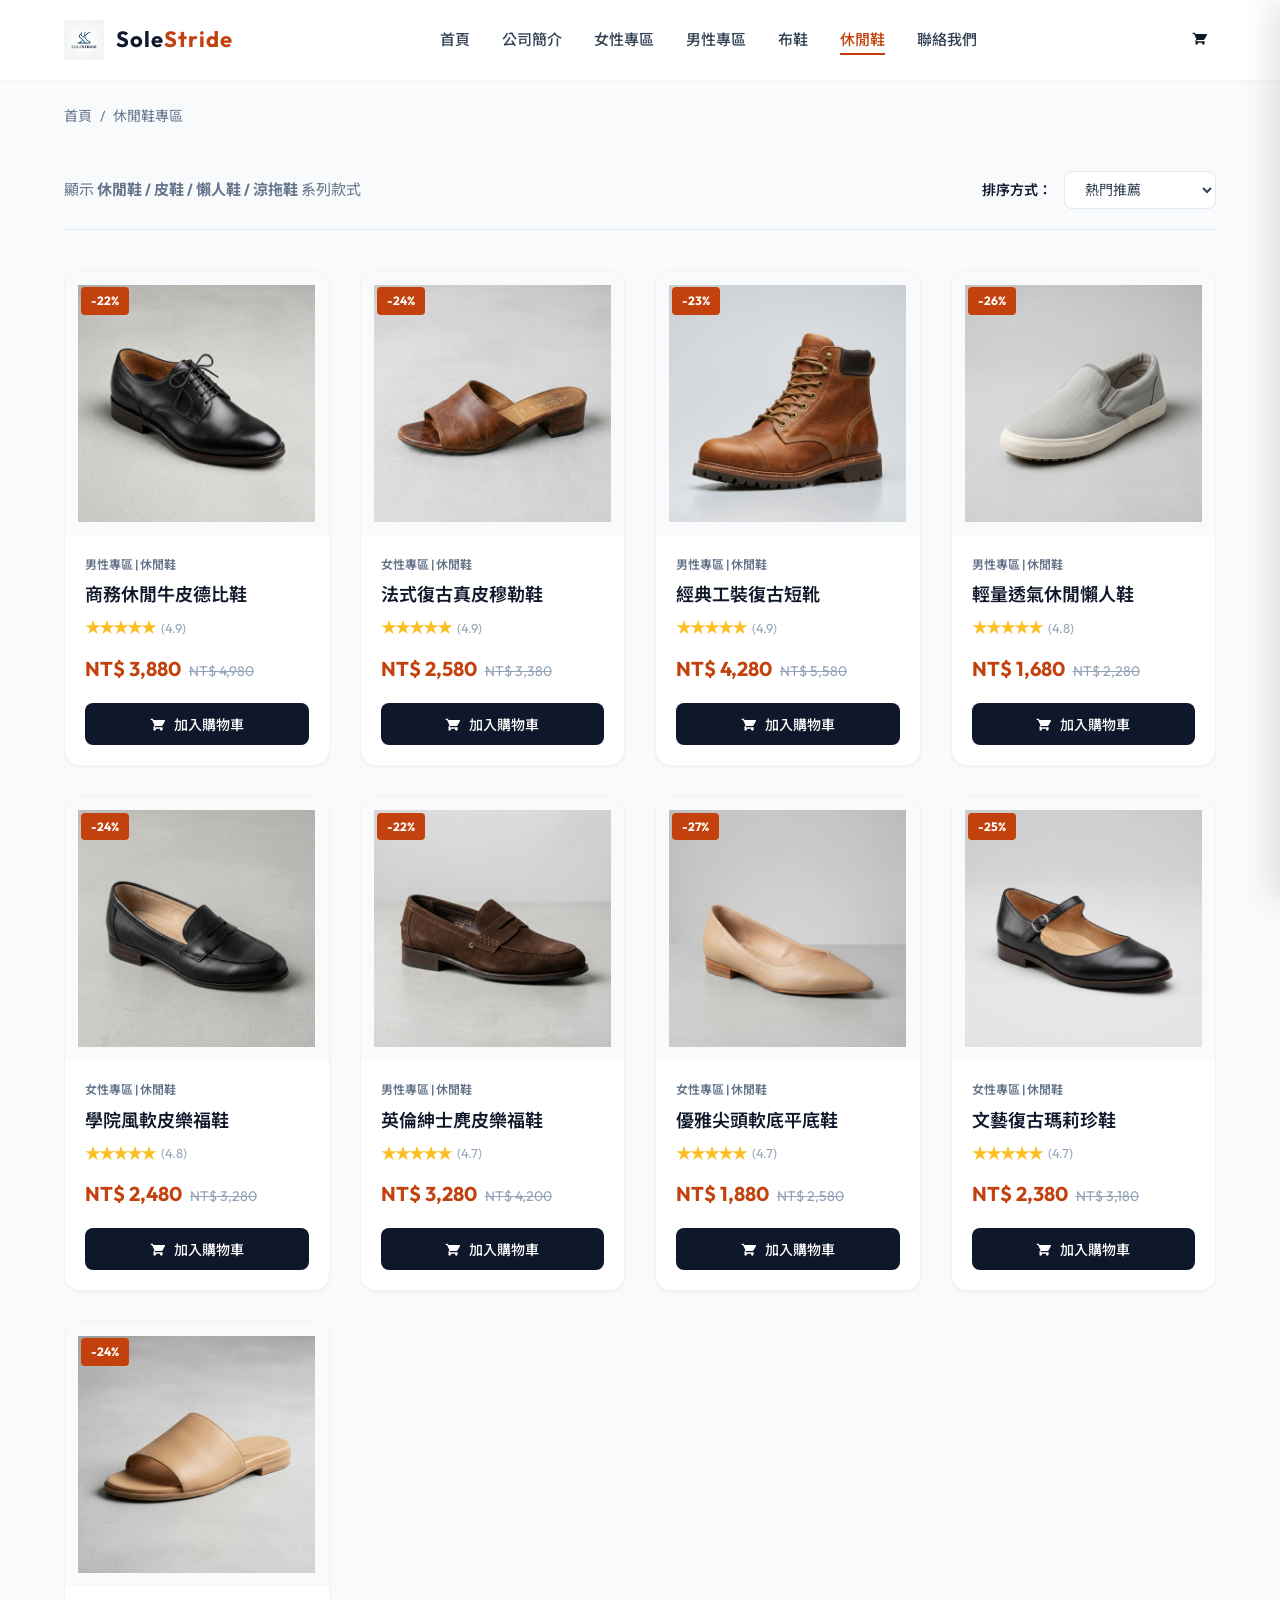
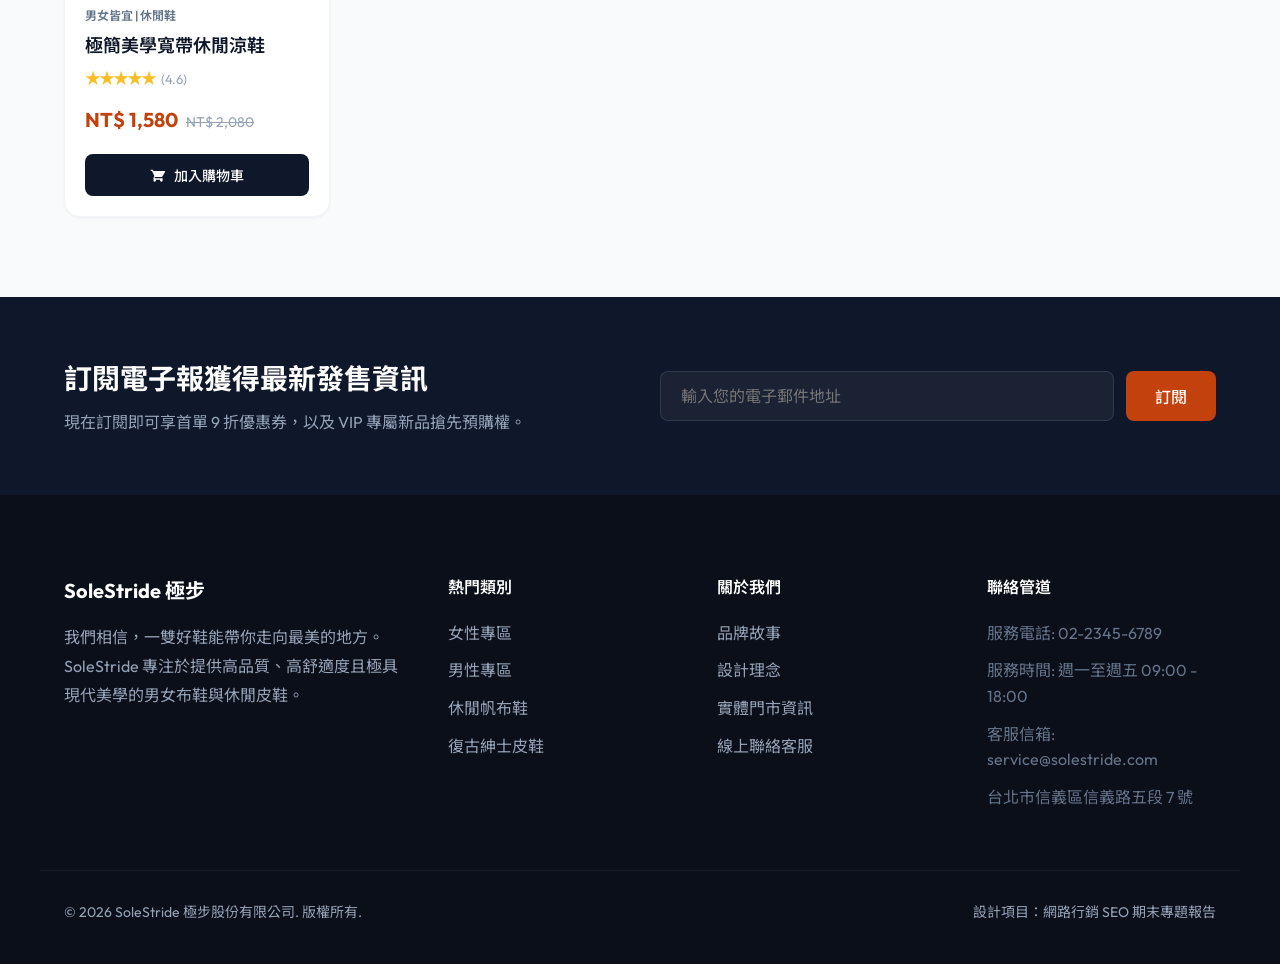
<file: casual.html>
<!DOCTYPE html>
<html lang="zh-Hant">
<head>
  <meta charset="UTF-8">
  <meta name="viewport" content="width=device-width, initial-scale=1.0">
  <title>休閒鞋專區 | SoleStride 極步 - 紳士皮鞋與質感懶人鞋</title>
  <meta name="description" content="瀏覽 SoleStride 極步休閒鞋專區，精選英倫麂皮樂福鞋、擦色德比皮鞋、懶人鞋、優雅平底鞋與法式穆勒鞋，兼備時尚與極致軟底感受。">
  <link rel="stylesheet" href="css/style.css">
</head>
<body>

  <!-- Navigation Header -->
  <header class="site-header">
    <div class="container header-container">
      <a href="index.html" class="logo-link">
        <img src="images/logo.png" alt="SoleStride Logo" class="logo-img">
        <span class="logo-text">Sole<span>Stride</span></span>
      </a>
      
      <nav>
        <ul class="nav-links">
          <li><a href="index.html">首頁</a></li>
          <li><a href="about.html">公司簡介</a></li>
          <li><a href="women.html">女性專區</a></li>
          <li><a href="men.html">男性專區</a></li>
          <li><a href="canvas.html">布鞋</a></li>
          <li><a href="casual.html" class="active">休閒鞋</a></li>
          <li><a href="contact.html">聯絡我們</a></li>
        </ul>
      </nav>

      <div class="header-actions">
        <button id="cart-toggle" class="cart-icon-btn" aria-label="購物車">
          <svg class="cart-svg" viewBox="0 0 24 24">
            <path fill="currentColor" d="M17 18c-1.11 0-2 .89-2 2a2 2 0 0 0 2 2a2 2 0 0 0 2-2a2 2 0 0 0-2-2M7 18c-1.11 0-2 .89-2 2a2 2 0 0 0 2 2a2 2 0 0 0 2-2a2 2 0 0 0-2-2m0-3h10.13c.75 0 1.41-.41 1.75-1.03l3.58-6.47A1.002 1.002 0 0 0 21.58 6H5.21l-.94-2H1v2h2l3.6 7.59l-1.35 2.45c-.16.28-.25.61-.25.96a2 2 0 0 0 2 2h12v-2H7.42c-.13 0-.25-.11-.25-.25z"/>
          </svg>
          <span class="cart-count">0</span>
        </button>
      </div>
    </div>
  </header>

  <!-- Breadcrumbs -->
  <div class="container">
    <div class="breadcrumbs">
      <a href="index.html">首頁</a><span>/</span>休閒鞋專區
    </div>
  </div>

  <!-- Products Section -->
  <section class="section" style="padding-top: 20px;">
    <div class="container">
      <div class="filter-bar">
        <div class="filter-results">
          顯示 <strong>休閒鞋 / 皮鞋 / 懶人鞋 / 涼拖鞋</strong> 系列款式
        </div>
        <div style="display: flex; align-items: center; gap: 12px;">
          <label for="product-sort" style="font-size: 14px; font-weight: 600; color: var(--text-dark);">排序方式：</label>
          <select id="product-sort" class="sort-select">
            <option value="popular">熱門推薦</option>
            <option value="price-low">價格：由低到高</option>
            <option value="price-high">價格：由高到低</option>
          </select>
        </div>
      </div>

      <!-- Grid container with filters -->
      <div id="product-grid" class="products-grid-container" data-gender="all" data-style="casual">
        <!-- Products dynamically rendered by JS -->
      </div>
    </div>
  </section>

  <!-- Newsletter Signup Section -->
  <section class="newsletter-section">
    <div class="container newsletter-grid">
      <div>
        <h2 class="newsletter-title">訂閱電子報獲得最新發售資訊</h2>
        <p class="newsletter-desc">現在訂閱即可享首單 9 折優惠券，以及 VIP 專屬新品搶先預購權。</p>
      </div>
      <form class="newsletter-form" onsubmit="event.preventDefault(); alert('感謝訂閱！折扣碼已發送至您的信箱。'); this.reset();">
        <input type="email" placeholder="輸入您的電子郵件地址" required>
        <button type="submit" class="btn btn-accent">訂閱</button>
      </form>
    </div>
  </section>

  <!-- Footer -->
  <footer class="site-footer">
    <div class="container footer-grid">
      <div class="footer-brand">
        <h3>SoleStride 極步</h3>
        <p>我們相信，一雙好鞋能帶你走向最美的地方。SoleStride 專注於提供高品質、高舒適度且極具現代美學的男女布鞋與休閒皮鞋。</p>
      </div>
      <div class="footer-links-col">
        <h4>熱門類別</h4>
        <ul>
          <li><a href="women.html">女性專區</a></li>
          <li><a href="men.html">男性專區</a></li>
          <li><a href="canvas.html">休閒帆布鞋</a></li>
          <li><a href="casual.html">復古紳士皮鞋</a></li>
        </ul>
      </div>
      <div class="footer-links-col">
        <h4>關於我們</h4>
        <ul>
          <li><a href="about.html">品牌故事</a></li>
          <li><a href="about.html">設計理念</a></li>
          <li><a href="contact.html">實體門市資訊</a></li>
          <li><a href="contact.html">線上聯絡客服</a></li>
        </ul>
      </div>
      <div class="footer-links-col">
        <h4>聯絡管道</h4>
        <ul style="color: #64748b;">
          <li>服務電話: 02-2345-6789</li>
          <li>服務時間: 週一至週五 09:00 - 18:00</li>
          <li>客服信箱: service@solestride.com</li>
          <li>台北市信義區信義路五段 7 號</li>
        </ul>
      </div>
    </div>
    <div class="container footer-bottom">
      <p>&copy; 2026 SoleStride 極步股份有限公司. 版權所有.</p>
      <p>設計項目：網路行銷 SEO 期末專題報告</p>
    </div>
  </footer>

  <!-- Off-Canvas Shopping Cart Drawer -->
  <div id="cart-overlay" class="cart-overlay"></div>
  <div id="cart-drawer" class="cart-drawer">
    <div class="cart-drawer-header">
      <h2>您的購物車 (<span class="cart-count">0</span>)</h2>
      <button id="cart-close" class="cart-close-btn" aria-label="關閉">&times;</button>
    </div>
    <div id="cart-items-container" class="cart-items-container">
      <!-- Cart items dynamic render -->
    </div>
    <div class="cart-drawer-footer">
      <div class="cart-subtotal-row">
        <span>小計金額</span>
        <span id="cart-total-amount" class="total-amount">NT$ 0</span>
      </div>
      <button id="cart-checkout-btn" class="btn btn-primary">前往結帳</button>
    </div>
  </div>

  <!-- Javascript Modules -->
  <script src="js/products.js"></script>
  <script src="js/main.js"></script>
</body>
</html>
</file>
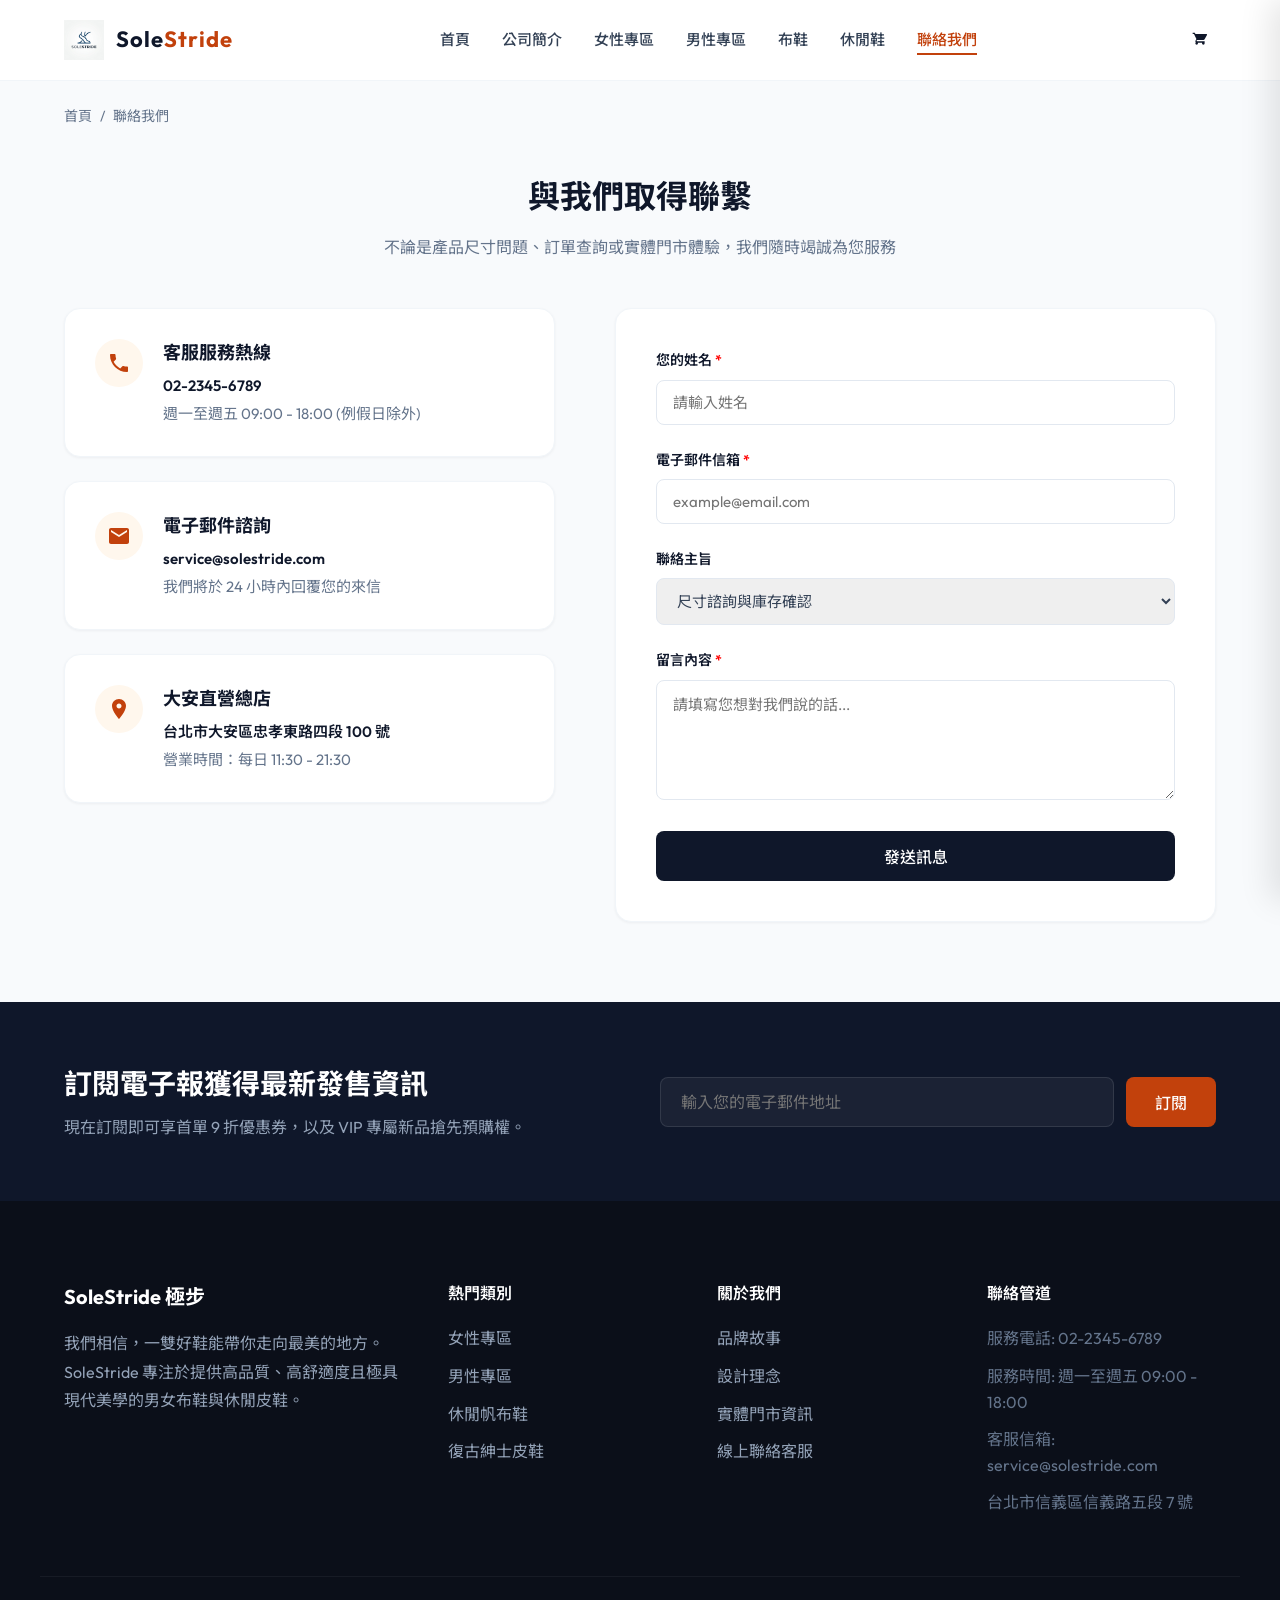
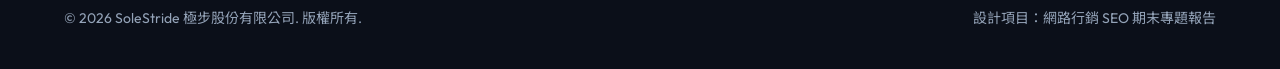
<file: contact.html>
<!DOCTYPE html>
<html lang="zh-Hant">
<head>
  <meta charset="UTF-8">
  <meta name="viewport" content="width=device-width, initial-scale=1.0">
  <title>聯絡我們 | SoleStride 極步 - 門市據點與售後客服</title>
  <meta name="description" content="有任何關於尺寸選擇、訂單配送、退換貨政策或大宗採購的疑問？隨時聯絡 SoleStride 客服團隊，或前往我們的台北、台中、高雄實體門市體驗。">
  <link rel="stylesheet" href="css/style.css">
</head>
<body>

  <!-- Navigation Header -->
  <header class="site-header">
    <div class="container header-container">
      <a href="index.html" class="logo-link">
        <img src="images/logo.png" alt="SoleStride Logo" class="logo-img">
        <span class="logo-text">Sole<span>Stride</span></span>
      </a>
      
      <nav>
        <ul class="nav-links">
          <li><a href="index.html">首頁</a></li>
          <li><a href="about.html">公司簡介</a></li>
          <li><a href="women.html">女性專區</a></li>
          <li><a href="men.html">男性專區</a></li>
          <li><a href="canvas.html">布鞋</a></li>
          <li><a href="casual.html">休閒鞋</a></li>
          <li><a href="contact.html" class="active">聯絡我們</a></li>
        </ul>
      </nav>

      <div class="header-actions">
        <button id="cart-toggle" class="cart-icon-btn" aria-label="購物車">
          <svg class="cart-svg" viewBox="0 0 24 24">
            <path fill="currentColor" d="M17 18c-1.11 0-2 .89-2 2a2 2 0 0 0 2 2a2 2 0 0 0 2-2a2 2 0 0 0-2-2M7 18c-1.11 0-2 .89-2 2a2 2 0 0 0 2 2a2 2 0 0 0 2-2a2 2 0 0 0-2-2m0-3h10.13c.75 0 1.41-.41 1.75-1.03l3.58-6.47A1.002 1.002 0 0 0 21.58 6H5.21l-.94-2H1v2h2l3.6 7.59l-1.35 2.45c-.16.28-.25.61-.25.96a2 2 0 0 0 2 2h12v-2H7.42c-.13 0-.25-.11-.25-.25z"/>
          </svg>
          <span class="cart-count">0</span>
        </button>
      </div>
    </div>
  </header>

  <!-- Breadcrumbs -->
  <div class="container">
    <div class="breadcrumbs">
      <a href="index.html">首頁</a><span>/</span>聯絡我們
    </div>
  </div>

  <!-- Contact Us section -->
  <section class="section" style="padding-top: 20px;">
    <div class="container">
      <div class="text-center">
        <h2 class="section-title">與我們取得聯繫</h2>
        <p class="section-subtitle">不論是產品尺寸問題、訂單查詢或實體門市體驗，我們隨時竭誠為您服務</p>
      </div>

      <div class="contact-grid">
        <!-- Contact Info cards -->
        <div class="contact-info-cards">
          <!-- Card 1 -->
          <div class="contact-info-card">
            <div class="contact-info-icon">
              <svg viewBox="0 0 24 24"><path fill="currentColor" d="M6.62 10.79c1.44 2.83 3.76 5.14 6.59 6.59l2.2-2.2c.27-.27.67-.36 1.02-.24c1.12.37 2.33.57 3.57.57c.55 0 1 .45 1 1V20c0 .55-.45 1-1 1c-9.39 0-17-7.61-17-17c0-.55.45-1 1-1h3.5c.55 0 1 .45 1 1c0 1.25.2 2.45.57 3.57c.11.35.03.74-.25 1.02l-2.2 2.2z"/></svg>
            </div>
            <div class="contact-info-content">
              <h3>客服服務熱線</h3>
              <p style="font-weight: 600; color: var(--text-dark); margin: 4px 0;">02-2345-6789</p>
              <p>週一至週五 09:00 - 18:00 (例假日除外)</p>
            </div>
          </div>
          <!-- Card 2 -->
          <div class="contact-info-card">
            <div class="contact-info-icon">
              <svg viewBox="0 0 24 24"><path fill="currentColor" d="M20 4H4c-1.1 0-1.99.9-1.99 2L2 18c0 1.1.9 2 2 2h16c1.1 0 2-.9 2-2V6c0-1.1-.9-2-2-2zm0 4l-8 5l-8-5V6l8 5l8-5v2z"/></svg>
            </div>
            <div class="contact-info-content">
              <h3>電子郵件諮詢</h3>
              <p style="font-weight: 600; color: var(--text-dark); margin: 4px 0;">service@solestride.com</p>
              <p>我們將於 24 小時內回覆您的來信</p>
            </div>
          </div>
          <!-- Card 3 -->
          <div class="contact-info-card">
            <div class="contact-info-icon">
              <svg viewBox="0 0 24 24"><path fill="currentColor" d="M12 2C8.13 2 5 5.13 5 9c0 5.25 7 13 7 13s7-7.75 7-13c0-3.87-3.13-7-7-7zm0 9.5c-1.38 0-2.5-1.12-2.5-2.5s1.12-2.5 2.5-2.5s2.5 1.12 2.5 2.5s-1.12 2.5-2.5 2.5z"/></svg>
            </div>
            <div class="contact-info-content">
              <h3>大安直營總店</h3>
              <p style="font-weight: 600; color: var(--text-dark); margin: 4px 0;">台北市大安區忠孝東路四段 100 號</p>
              <p>營業時間：每日 11:30 - 21:30</p>
            </div>
          </div>
        </div>

        <!-- Form box -->
        <div class="contact-form-box">
          <form id="contact-form">
            <div class="form-group">
              <label for="contact-name" class="form-label">您的姓名 <span style="color: red;">*</span></label>
              <input type="text" id="contact-name" class="form-control" placeholder="請輸入姓名" required>
            </div>
            <div class="form-group">
              <label for="contact-email" class="form-label">電子郵件信箱 <span style="color: red;">*</span></label>
              <input type="email" id="contact-email" class="form-control" placeholder="example@email.com" required>
            </div>
            <div class="form-group">
              <label for="contact-subject" class="form-label">聯絡主旨</label>
              <select id="contact-subject" class="form-control">
                <option value="size">尺寸諮詢與庫存確認</option>
                <option value="order">訂單配送與進度查詢</option>
                <option value="return">退換貨流程及售後服務</option>
                <option value="cooperation">大宗採購與商業合作</option>
                <option value="other">其他意見反應</option>
              </select>
            </div>
            <div class="form-group">
              <label for="contact-message" class="form-label">留言內容 <span style="color: red;">*</span></label>
              <textarea id="contact-message" class="form-control" placeholder="請填寫您想對我們說的話..." required></textarea>
            </div>
            <button type="submit" class="btn btn-primary" style="width: 100%;">發送訊息</button>
          </form>
        </div>
      </div>
    </div>
  </section>

  <!-- Newsletter Signup Section -->
  <section class="newsletter-section">
    <div class="container newsletter-grid">
      <div>
        <h2 class="newsletter-title">訂閱電子報獲得最新發售資訊</h2>
        <p class="newsletter-desc">現在訂閱即可享首單 9 折優惠券，以及 VIP 專屬新品搶先預購權。</p>
      </div>
      <form class="newsletter-form" onsubmit="event.preventDefault(); alert('感謝訂閱！折扣碼已發送至您的信箱。'); this.reset();">
        <input type="email" placeholder="輸入您的電子郵件地址" required>
        <button type="submit" class="btn btn-accent">訂閱</button>
      </form>
    </div>
  </section>

  <!-- Footer -->
  <footer class="site-footer">
    <div class="container footer-grid">
      <div class="footer-brand">
        <h3>SoleStride 極步</h3>
        <p>我們相信，一雙好鞋能帶你走向最美的地方。SoleStride 專注於提供高品質、高舒適度且極具現代美學的男女布鞋與休閒皮鞋。</p>
      </div>
      <div class="footer-links-col">
        <h4>熱門類別</h4>
        <ul>
          <li><a href="women.html">女性專區</a></li>
          <li><a href="men.html">男性專區</a></li>
          <li><a href="canvas.html">休閒帆布鞋</a></li>
          <li><a href="casual.html">復古紳士皮鞋</a></li>
        </ul>
      </div>
      <div class="footer-links-col">
        <h4>關於我們</h4>
        <ul>
          <li><a href="about.html">品牌故事</a></li>
          <li><a href="about.html">設計理念</a></li>
          <li><a href="contact.html">實體門市資訊</a></li>
          <li><a href="contact.html">線上聯絡客服</a></li>
        </ul>
      </div>
      <div class="footer-links-col">
        <h4>聯絡管道</h4>
        <ul style="color: #64748b;">
          <li>服務電話: 02-2345-6789</li>
          <li>服務時間: 週一至週五 09:00 - 18:00</li>
          <li>客服信箱: service@solestride.com</li>
          <li>台北市信義區信義路五段 7 號</li>
        </ul>
      </div>
    </div>
    <div class="container footer-bottom">
      <p>&copy; 2026 SoleStride 極步股份有限公司. 版權所有.</p>
      <p>設計項目：網路行銷 SEO 期末專題報告</p>
    </div>
  </footer>

  <!-- Off-Canvas Shopping Cart Drawer -->
  <div id="cart-overlay" class="cart-overlay"></div>
  <div id="cart-drawer" class="cart-drawer">
    <div class="cart-drawer-header">
      <h2>您的購物車 (<span class="cart-count">0</span>)</h2>
      <button id="cart-close" class="cart-close-btn" aria-label="關閉">&times;</button>
    </div>
    <div id="cart-items-container" class="cart-items-container">
      <!-- Cart items dynamic render -->
    </div>
    <div class="cart-drawer-footer">
      <div class="cart-subtotal-row">
        <span>小計金額</span>
        <span id="cart-total-amount" class="total-amount">NT$ 0</span>
      </div>
      <button id="cart-checkout-btn" class="btn btn-primary">前往結帳</button>
    </div>
  </div>

  <!-- Javascript Modules -->
  <script src="js/products.js"></script>
  <script src="js/main.js"></script>
</body>
</html>
</file>
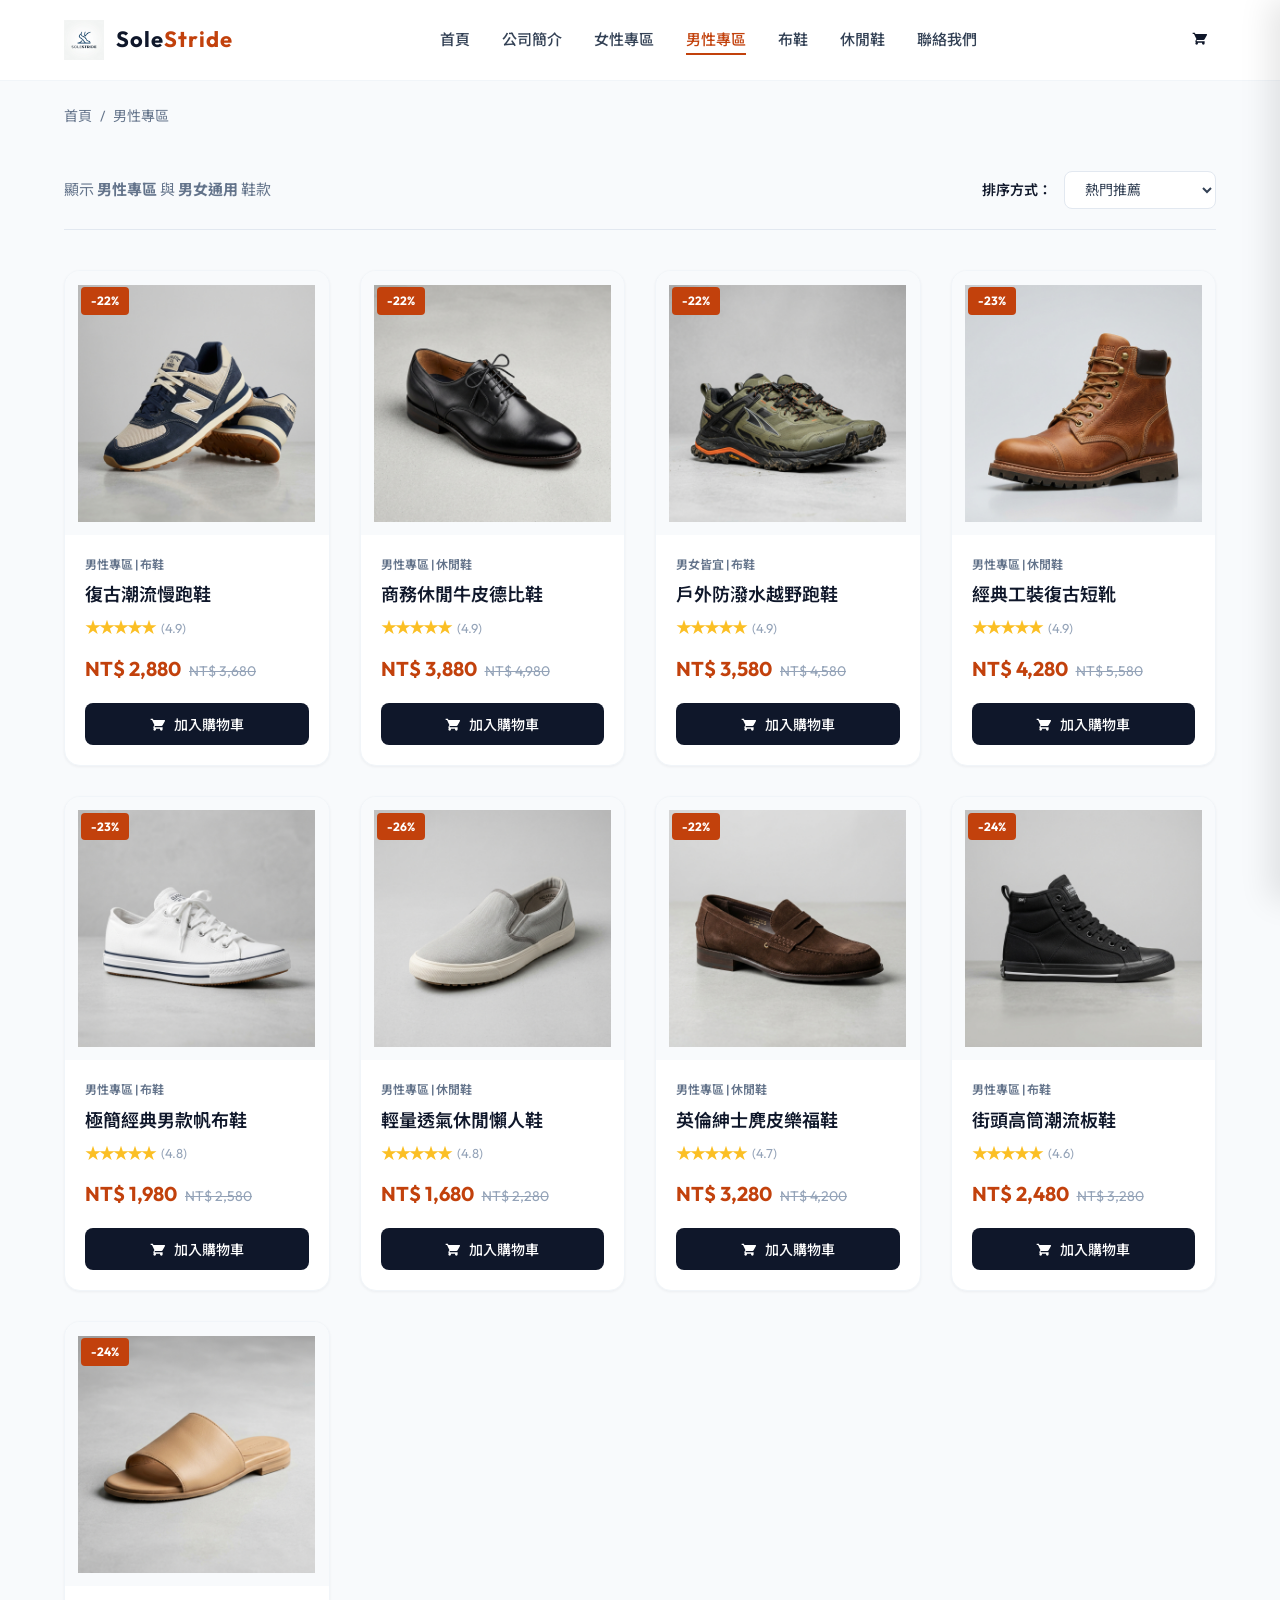
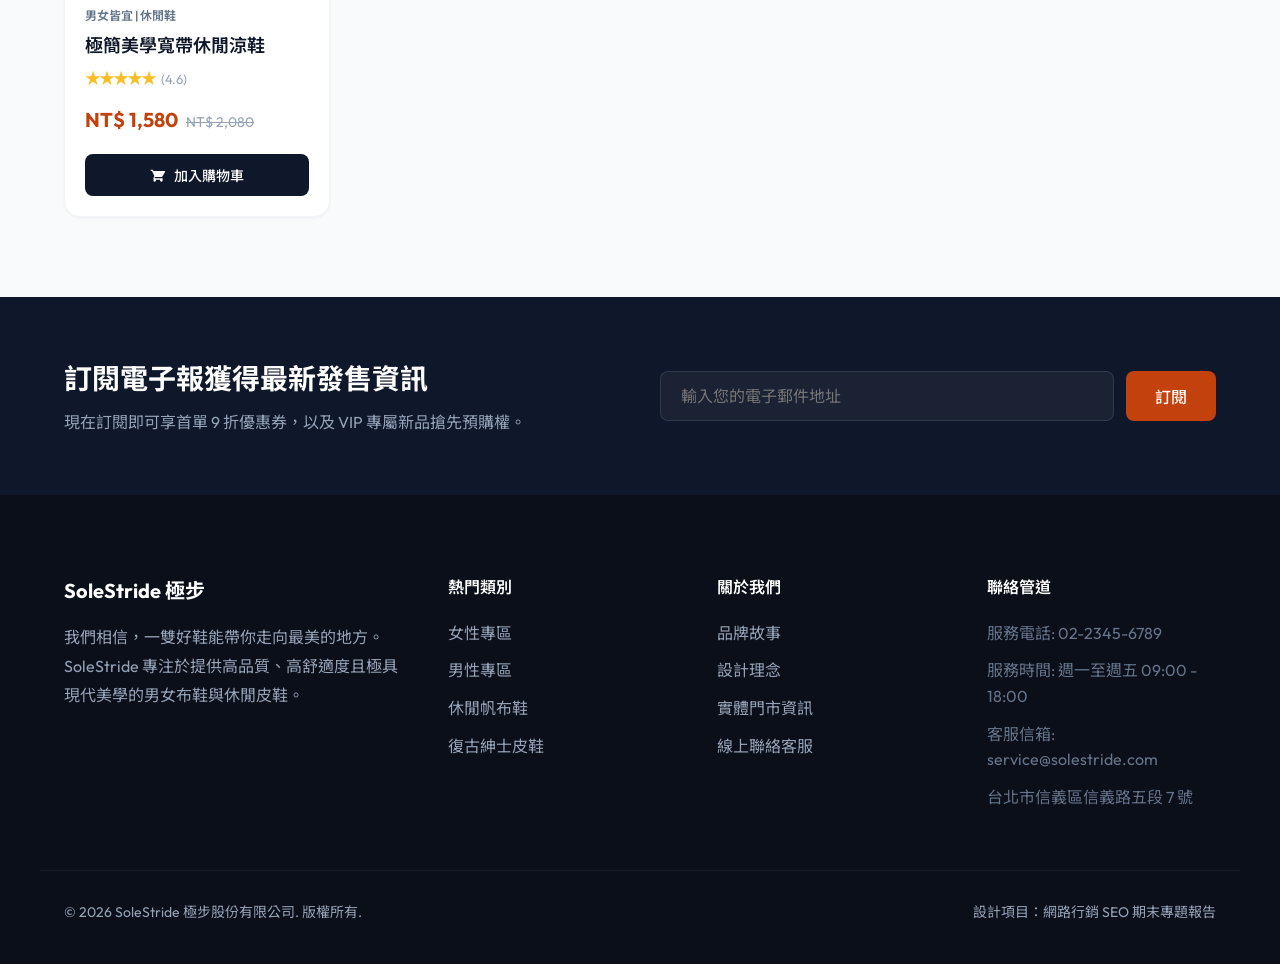
<file: men.html>
<!DOCTYPE html>
<html lang="zh-Hant">
<head>
  <meta charset="UTF-8">
  <meta name="viewport" content="width=device-width, initial-scale=1.0">
  <title>男性專區 | SoleStride 極步 - 品味紳士與運動機能鞋履</title>
  <meta name="description" content="瀏覽 SoleStride 極步男性專區，探索經典白布鞋、復古慢跑鞋、麂皮樂福鞋、商務皮鞋與工裝復古短靴，展現紳士風範與機能魅力。">
  <link rel="stylesheet" href="css/style.css">
</head>
<body>

  <!-- Navigation Header -->
  <header class="site-header">
    <div class="container header-container">
      <a href="index.html" class="logo-link">
        <img src="images/logo.png" alt="SoleStride Logo" class="logo-img">
        <span class="logo-text">Sole<span>Stride</span></span>
      </a>
      
      <nav>
        <ul class="nav-links">
          <li><a href="index.html">首頁</a></li>
          <li><a href="about.html">公司簡介</a></li>
          <li><a href="women.html">女性專區</a></li>
          <li><a href="men.html" class="active">男性專區</a></li>
          <li><a href="canvas.html">布鞋</a></li>
          <li><a href="casual.html">休閒鞋</a></li>
          <li><a href="contact.html">聯絡我們</a></li>
        </ul>
      </nav>

      <div class="header-actions">
        <button id="cart-toggle" class="cart-icon-btn" aria-label="購物車">
          <svg class="cart-svg" viewBox="0 0 24 24">
            <path fill="currentColor" d="M17 18c-1.11 0-2 .89-2 2a2 2 0 0 0 2 2a2 2 0 0 0 2-2a2 2 0 0 0-2-2M7 18c-1.11 0-2 .89-2 2a2 2 0 0 0 2 2a2 2 0 0 0 2-2a2 2 0 0 0-2-2m0-3h10.13c.75 0 1.41-.41 1.75-1.03l3.58-6.47A1.002 1.002 0 0 0 21.58 6H5.21l-.94-2H1v2h2l3.6 7.59l-1.35 2.45c-.16.28-.25.61-.25.96a2 2 0 0 0 2 2h12v-2H7.42c-.13 0-.25-.11-.25-.25z"/>
          </svg>
          <span class="cart-count">0</span>
        </button>
      </div>
    </div>
  </header>

  <!-- Breadcrumbs -->
  <div class="container">
    <div class="breadcrumbs">
      <a href="index.html">首頁</a><span>/</span>男性專區
    </div>
  </div>

  <!-- Products Section -->
  <section class="section" style="padding-top: 20px;">
    <div class="container">
      <div class="filter-bar">
        <div class="filter-results">
          顯示 <strong>男性專區</strong> 與 <strong>男女通用</strong> 鞋款
        </div>
        <div style="display: flex; align-items: center; gap: 12px;">
          <label for="product-sort" style="font-size: 14px; font-weight: 600; color: var(--text-dark);">排序方式：</label>
          <select id="product-sort" class="sort-select">
            <option value="popular">熱門推薦</option>
            <option value="price-low">價格：由低到高</option>
            <option value="price-high">價格：由高到低</option>
          </select>
        </div>
      </div>

      <!-- Grid container with filters -->
      <div id="product-grid" class="products-grid-container" data-gender="men" data-style="all">
        <!-- Products dynamically rendered by JS -->
      </div>
    </div>
  </section>

  <!-- Newsletter Signup Section -->
  <section class="newsletter-section">
    <div class="container newsletter-grid">
      <div>
        <h2 class="newsletter-title">訂閱電子報獲得最新發售資訊</h2>
        <p class="newsletter-desc">現在訂閱即可享首單 9 折優惠券，以及 VIP 專屬新品搶先預購權。</p>
      </div>
      <form class="newsletter-form" onsubmit="event.preventDefault(); alert('感謝訂閱！折扣碼已發送至您的信箱。'); this.reset();">
        <input type="email" placeholder="輸入您的電子郵件地址" required>
        <button type="submit" class="btn btn-accent">訂閱</button>
      </form>
    </div>
  </section>

  <!-- Footer -->
  <footer class="site-footer">
    <div class="container footer-grid">
      <div class="footer-brand">
        <h3>SoleStride 極步</h3>
        <p>我們相信，一雙好鞋能帶你走向最美的地方。SoleStride 專注於提供高品質、高舒適度且極具現代美學的男女布鞋與休閒皮鞋。</p>
      </div>
      <div class="footer-links-col">
        <h4>熱門類別</h4>
        <ul>
          <li><a href="women.html">女性專區</a></li>
          <li><a href="men.html">男性專區</a></li>
          <li><a href="canvas.html">休閒帆布鞋</a></li>
          <li><a href="casual.html">復古紳士皮鞋</a></li>
        </ul>
      </div>
      <div class="footer-links-col">
        <h4>關於我們</h4>
        <ul>
          <li><a href="about.html">品牌故事</a></li>
          <li><a href="about.html">設計理念</a></li>
          <li><a href="contact.html">實體門市資訊</a></li>
          <li><a href="contact.html">線上聯絡客服</a></li>
        </ul>
      </div>
      <div class="footer-links-col">
        <h4>聯絡管道</h4>
        <ul style="color: #64748b;">
          <li>服務電話: 02-2345-6789</li>
          <li>服務時間: 週一至週五 09:00 - 18:00</li>
          <li>客服信箱: service@solestride.com</li>
          <li>台北市信義區信義路五段 7 號</li>
        </ul>
      </div>
    </div>
    <div class="container footer-bottom">
      <p>&copy; 2026 SoleStride 極步股份有限公司. 版權所有.</p>
      <p>設計項目：網路行銷 SEO 期末專題報告</p>
    </div>
  </footer>

  <!-- Off-Canvas Shopping Cart Drawer -->
  <div id="cart-overlay" class="cart-overlay"></div>
  <div id="cart-drawer" class="cart-drawer">
    <div class="cart-drawer-header">
      <h2>您的購物車 (<span class="cart-count">0</span>)</h2>
      <button id="cart-close" class="cart-close-btn" aria-label="關閉">&times;</button>
    </div>
    <div id="cart-items-container" class="cart-items-container">
      <!-- Cart items dynamic render -->
    </div>
    <div class="cart-drawer-footer">
      <div class="cart-subtotal-row">
        <span>小計金額</span>
        <span id="cart-total-amount" class="total-amount">NT$ 0</span>
      </div>
      <button id="cart-checkout-btn" class="btn btn-primary">前往結帳</button>
    </div>
  </div>

  <!-- Javascript Modules -->
  <script src="js/products.js"></script>
  <script src="js/main.js"></script>
</body>
</html>
</file>
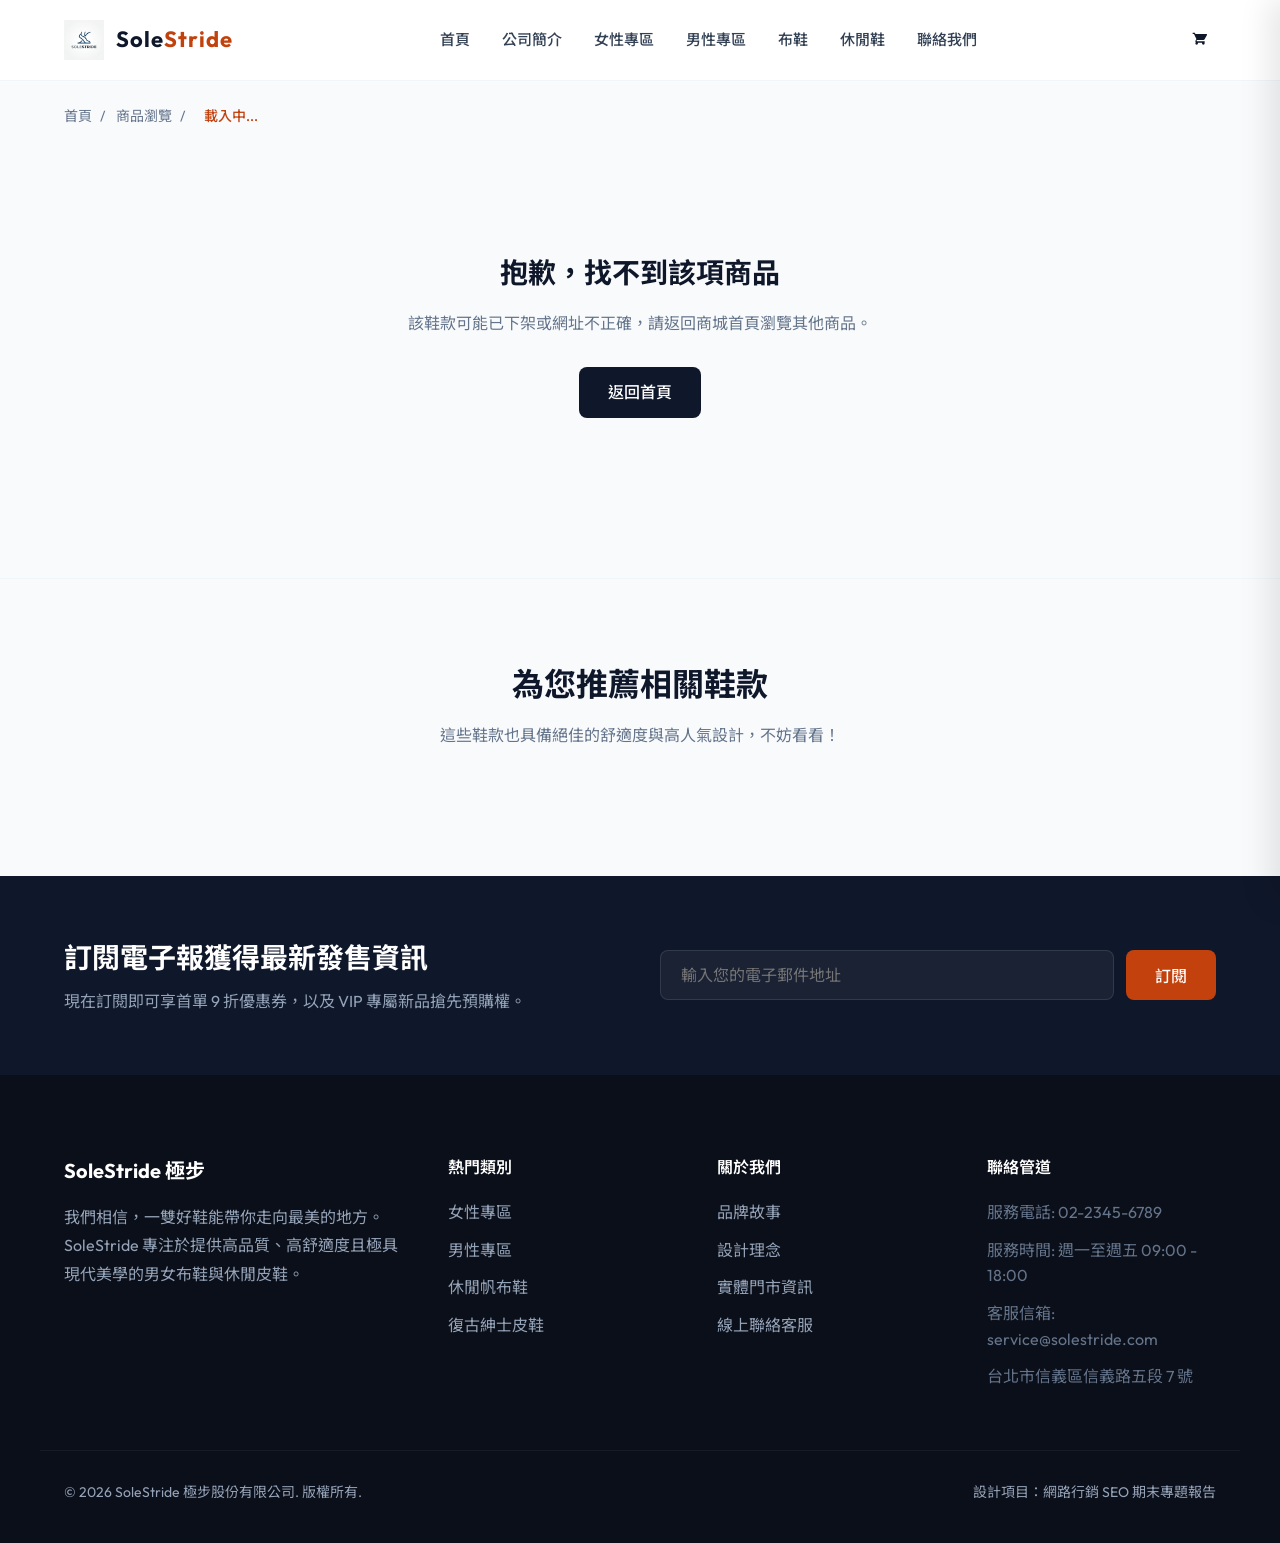
<file: product.html>
<!DOCTYPE html>
<html lang="zh-Hant">
<head>
  <meta charset="UTF-8">
  <meta name="viewport" content="width=device-width, initial-scale=1.0">
  <title>商品詳情 | SoleStride 極步 - 專注舒適與極簡美學</title>
  <meta name="description" content="瀏覽 SoleStride 極步單品詳情，瞭解高品質材料、獨特緩震設計及各尺碼庫存，快速下單體驗免運配送服務。">
  <link rel="stylesheet" href="css/style.css">
</head>
<body>

  <!-- Navigation Header -->
  <header class="site-header">
    <div class="container header-container">
      <a href="index.html" class="logo-link">
        <img src="images/logo.png" alt="SoleStride Logo" class="logo-img">
        <span class="logo-text">Sole<span>Stride</span></span>
      </a>
      
      <nav>
        <ul class="nav-links">
          <li><a href="index.html">首頁</a></li>
          <li><a href="about.html">公司簡介</a></li>
          <li><a href="women.html">女性專區</a></li>
          <li><a href="men.html">男性專區</a></li>
          <li><a href="canvas.html">布鞋</a></li>
          <li><a href="casual.html">休閒鞋</a></li>
          <li><a href="contact.html">聯絡我們</a></li>
        </ul>
      </nav>

      <div class="header-actions">
        <button id="cart-toggle" class="cart-icon-btn" aria-label="購物車">
          <svg class="cart-svg" viewBox="0 0 24 24">
            <path fill="currentColor" d="M17 18c-1.11 0-2 .89-2 2a2 2 0 0 0 2 2a2 2 0 0 0 2-2a2 2 0 0 0-2-2M7 18c-1.11 0-2 .89-2 2a2 2 0 0 0 2 2a2 2 0 0 0 2-2a2 2 0 0 0-2-2m0-3h10.13c.75 0 1.41-.41 1.75-1.03l3.58-6.47A1.002 1.002 0 0 0 21.58 6H5.21l-.94-2H1v2h2l3.6 7.59l-1.35 2.45c-.16.28-.25.61-.25.96a2 2 0 0 0 2 2h12v-2H7.42c-.13 0-.25-.11-.25-.25z"/>
          </svg>
          <span class="cart-count">0</span>
        </button>
      </div>
    </div>
  </header>

  <!-- Breadcrumbs -->
  <div class="container">
    <div class="breadcrumbs">
      <a href="index.html">首頁</a><span>/</span>
      <a href="canvas.html">商品瀏覽</a><span>/</span>
      <span id="breadcrumb-product-name" style="color: var(--accent-color); font-weight: 500;">載入中...</span>
    </div>
  </div>

  <!-- Dynamic Product Detail Container -->
  <div class="container" id="product-detail-container" style="margin-bottom: 60px;">
    <!-- Content dynamically injected by js/product-detail.js -->
    <div class="text-center" style="padding: 100px 0;">
      <p style="color: var(--text-muted);">正在載入商品詳情...</p>
    </div>
  </div>

  <!-- Related Products Section -->
  <section class="section" style="border-top: 1px solid var(--border-light); background-color: var(--bg-soft);">
    <div class="container">
      <div class="text-center">
        <h2 class="section-title">為您推薦相關鞋款</h2>
        <p class="section-subtitle">這些鞋款也具備絕佳的舒適度與高人氣設計，不妨看看！</p>
      </div>
      <div id="related-products-container" class="products-grid-container">
        <!-- Related products injected by js/product-detail.js -->
      </div>
    </div>
  </section>

  <!-- Newsletter Signup Section -->
  <section class="newsletter-section">
    <div class="container newsletter-grid">
      <div>
        <h2 class="newsletter-title">訂閱電子報獲得最新發售資訊</h2>
        <p class="newsletter-desc">現在訂閱即可享首單 9 折優惠券，以及 VIP 專屬新品搶先預購權。</p>
      </div>
      <form class="newsletter-form" onsubmit="event.preventDefault(); alert('感謝訂閱！折扣碼已發送至您的信箱。'); this.reset();">
        <input type="email" placeholder="輸入您的電子郵件地址" required>
        <button type="submit" class="btn btn-accent">訂閱</button>
      </form>
    </div>
  </section>

  <!-- Footer -->
  <footer class="site-footer">
    <div class="container footer-grid">
      <div class="footer-brand">
        <h3>SoleStride 極步</h3>
        <p>我們相信，一雙好鞋能帶你走向最美的地方。SoleStride 專注於提供高品質、高舒適度且極具現代美學的男女布鞋與休閒皮鞋。</p>
      </div>
      <div class="footer-links-col">
        <h4>熱門類別</h4>
        <ul>
          <li><a href="women.html">女性專區</a></li>
          <li><a href="men.html">男性專區</a></li>
          <li><a href="canvas.html">休閒帆布鞋</a></li>
          <li><a href="casual.html">復古紳士皮鞋</a></li>
        </ul>
      </div>
      <div class="footer-links-col">
        <h4>關於我們</h4>
        <ul>
          <li><a href="about.html">品牌故事</a></li>
          <li><a href="about.html">設計理念</a></li>
          <li><a href="contact.html">實體門市資訊</a></li>
          <li><a href="contact.html">線上聯絡客服</a></li>
        </ul>
      </div>
      <div class="footer-links-col">
        <h4>聯絡管道</h4>
        <ul style="color: #64748b;">
          <li>服務電話: 02-2345-6789</li>
          <li>服務時間: 週一至週五 09:00 - 18:00</li>
          <li>客服信箱: service@solestride.com</li>
          <li>台北市信義區信義路五段 7 號</li>
        </ul>
      </div>
    </div>
    <div class="container footer-bottom">
      <p>&copy; 2026 SoleStride 極步股份有限公司. 版權所有.</p>
      <p>設計項目：網路行銷 SEO 期末專題報告</p>
    </div>
  </footer>

  <!-- Off-Canvas Shopping Cart Drawer -->
  <div id="cart-overlay" class="cart-overlay"></div>
  <div id="cart-drawer" class="cart-drawer">
    <div class="cart-drawer-header">
      <h2>您的購物車 (<span class="cart-count">0</span>)</h2>
      <button id="cart-close" class="cart-close-btn" aria-label="關閉">&times;</button>
    </div>
    <div id="cart-items-container" class="cart-items-container">
      <!-- Cart items dynamic render -->
    </div>
    <div class="cart-drawer-footer">
      <div class="cart-subtotal-row">
        <span>小計金額</span>
        <span id="cart-total-amount" class="total-amount">NT$ 0</span>
      </div>
      <button id="cart-checkout-btn" class="btn btn-primary">前往結帳</button>
    </div>
  </div>

  <!-- Javascript Modules -->
  <script src="js/products.js"></script>
  <script src="js/main.js"></script>
  <script src="js/product-detail.js"></script>
</body>
</html>
</file>
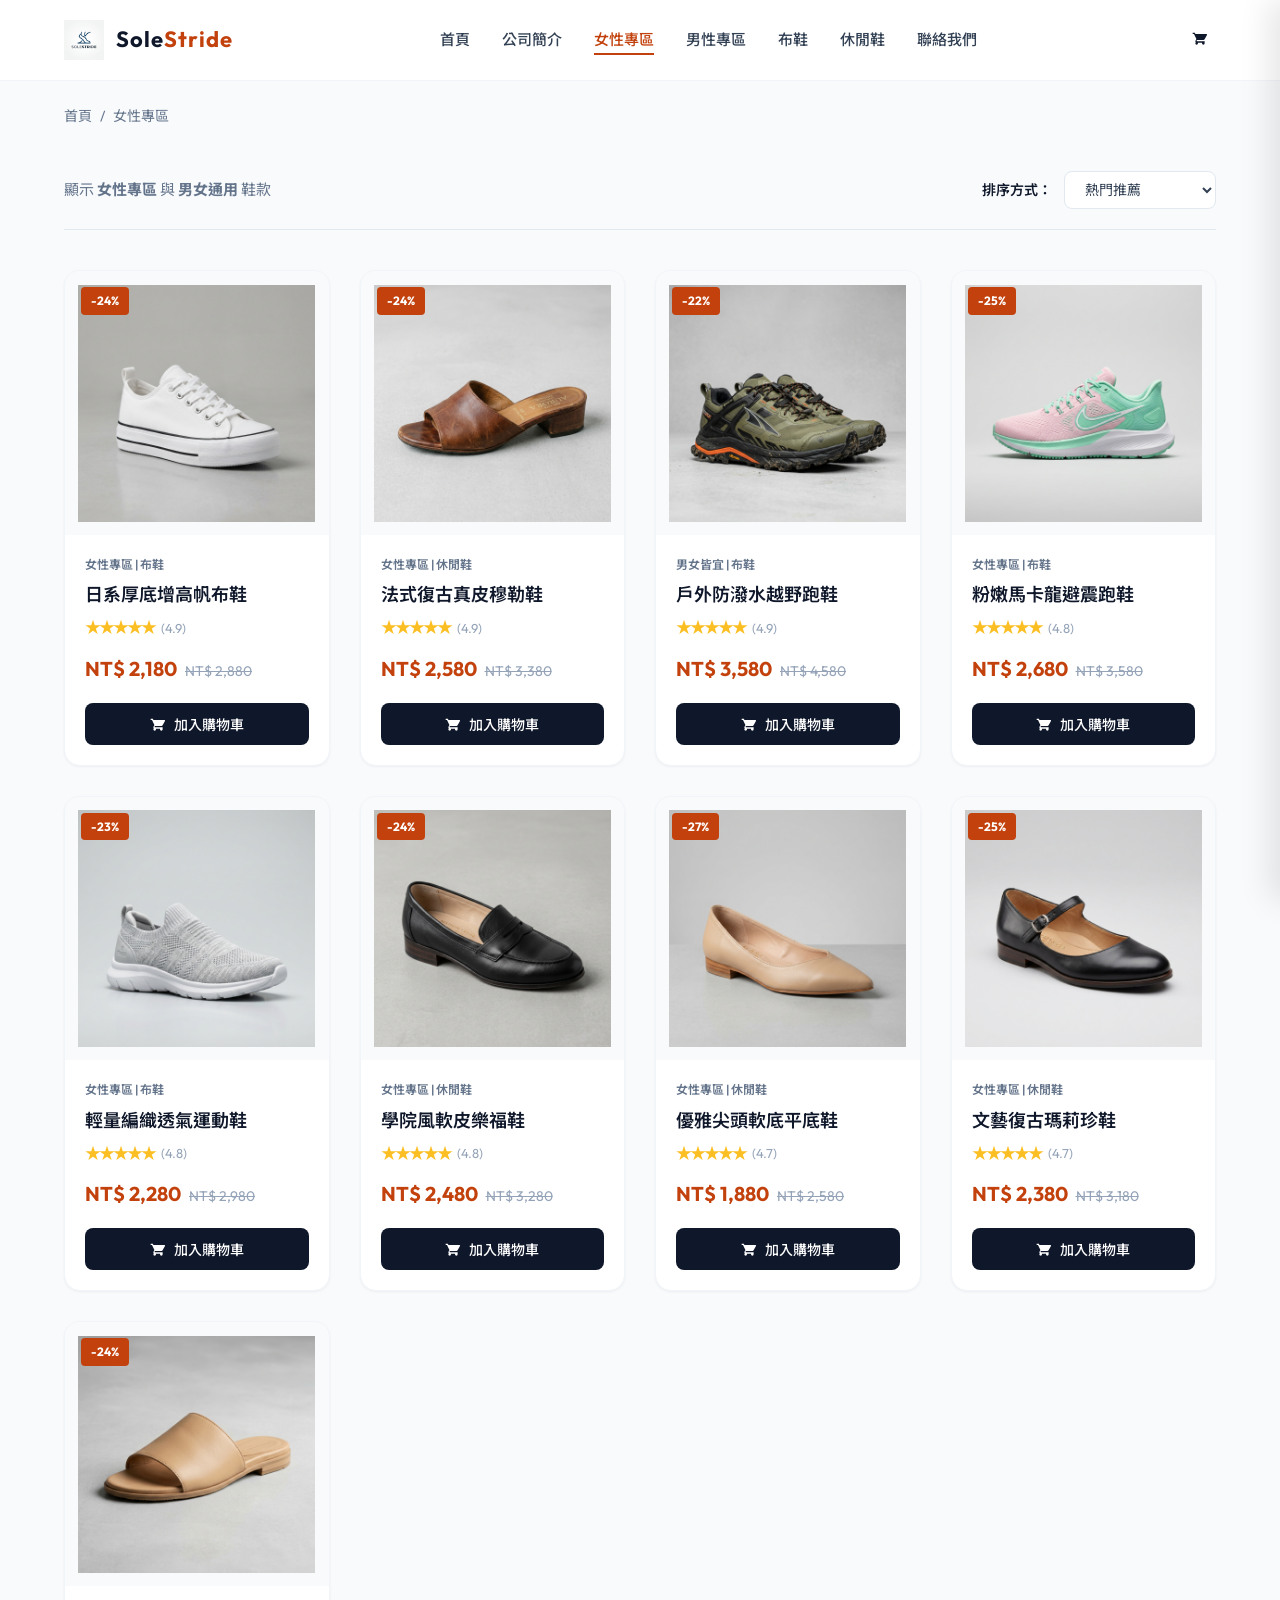
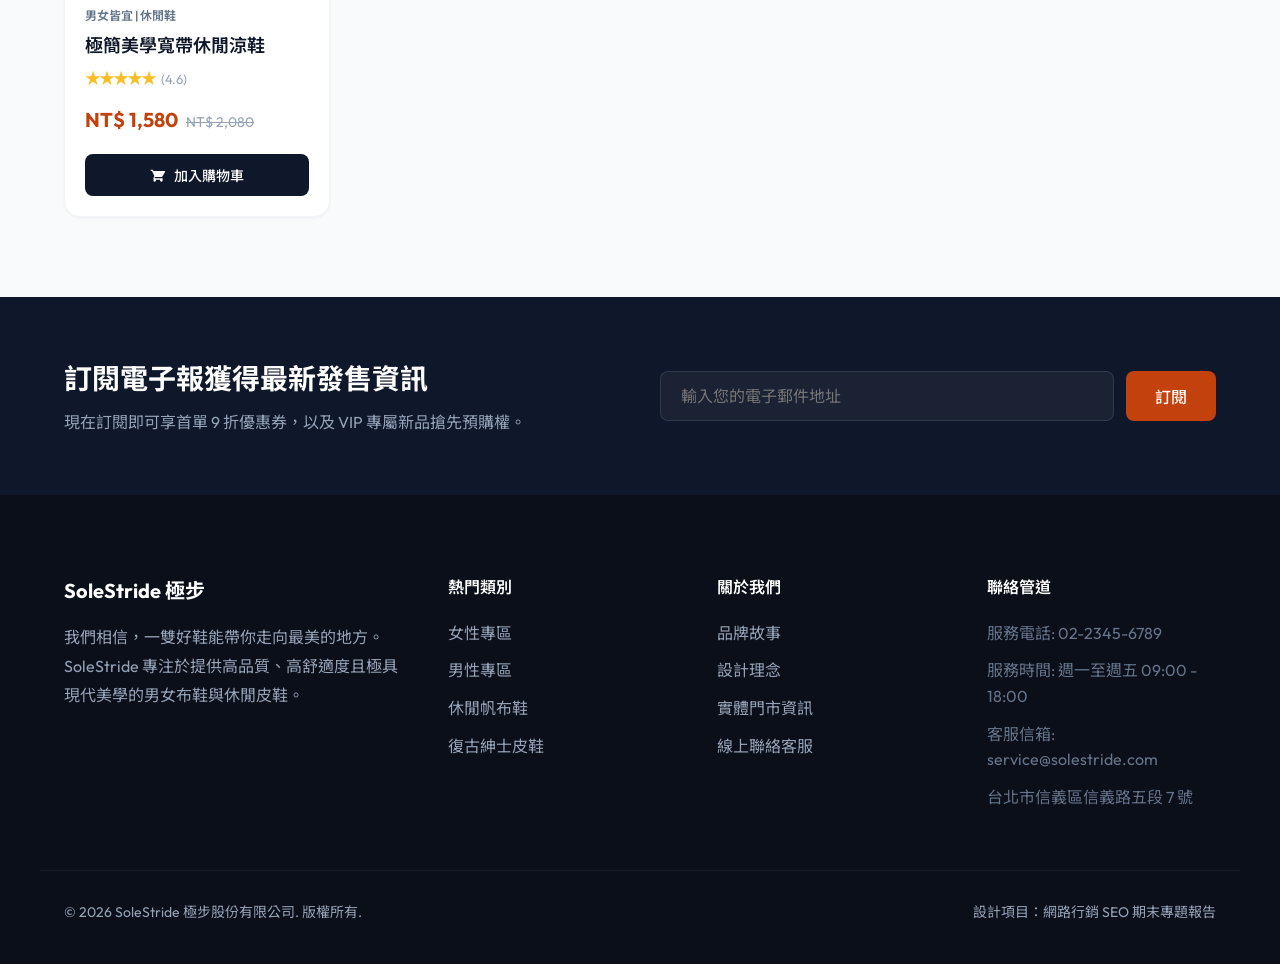
<file: women.html>
<!DOCTYPE html>
<html lang="zh-Hant">
<head>
  <meta charset="UTF-8">
  <meta name="viewport" content="width=device-width, initial-scale=1.0">
  <title>女性專區 | SoleStride 極步 - 專屬優雅與舒適鞋履</title>
  <meta name="description" content="瀏覽 SoleStride 極步女性專區，探索厚底帆布鞋、避震慢跑鞋、尖頭平底鞋與復古穆勒鞋，為女孩們量身打造的高質感日常穿搭指南。">
  <link rel="stylesheet" href="css/style.css">
</head>
<body>

  <!-- Navigation Header -->
  <header class="site-header">
    <div class="container header-container">
      <a href="index.html" class="logo-link">
        <img src="images/logo.png" alt="SoleStride Logo" class="logo-img">
        <span class="logo-text">Sole<span>Stride</span></span>
      </a>
      
      <nav>
        <ul class="nav-links">
          <li><a href="index.html">首頁</a></li>
          <li><a href="about.html">公司簡介</a></li>
          <li><a href="women.html" class="active">女性專區</a></li>
          <li><a href="men.html">男性專區</a></li>
          <li><a href="canvas.html">布鞋</a></li>
          <li><a href="casual.html">休閒鞋</a></li>
          <li><a href="contact.html">聯絡我們</a></li>
        </ul>
      </nav>

      <div class="header-actions">
        <button id="cart-toggle" class="cart-icon-btn" aria-label="購物車">
          <svg class="cart-svg" viewBox="0 0 24 24">
            <path fill="currentColor" d="M17 18c-1.11 0-2 .89-2 2a2 2 0 0 0 2 2a2 2 0 0 0 2-2a2 2 0 0 0-2-2M7 18c-1.11 0-2 .89-2 2a2 2 0 0 0 2 2a2 2 0 0 0 2-2a2 2 0 0 0-2-2m0-3h10.13c.75 0 1.41-.41 1.75-1.03l3.58-6.47A1.002 1.002 0 0 0 21.58 6H5.21l-.94-2H1v2h2l3.6 7.59l-1.35 2.45c-.16.28-.25.61-.25.96a2 2 0 0 0 2 2h12v-2H7.42c-.13 0-.25-.11-.25-.25z"/>
          </svg>
          <span class="cart-count">0</span>
        </button>
      </div>
    </div>
  </header>

  <!-- Breadcrumbs -->
  <div class="container">
    <div class="breadcrumbs">
      <a href="index.html">首頁</a><span>/</span>女性專區
    </div>
  </div>

  <!-- Products Section -->
  <section class="section" style="padding-top: 20px;">
    <div class="container">
      <div class="filter-bar">
        <div class="filter-results">
          顯示 <strong>女性專區</strong> 與 <strong>男女通用</strong> 鞋款
        </div>
        <div style="display: flex; align-items: center; gap: 12px;">
          <label for="product-sort" style="font-size: 14px; font-weight: 600; color: var(--text-dark);">排序方式：</label>
          <select id="product-sort" class="sort-select">
            <option value="popular">熱門推薦</option>
            <option value="price-low">價格：由低到高</option>
            <option value="price-high">價格：由高到低</option>
          </select>
        </div>
      </div>

      <!-- Grid container with filters -->
      <div id="product-grid" class="products-grid-container" data-gender="women" data-style="all">
        <!-- Products dynamically rendered by JS -->
      </div>
    </div>
  </section>

  <!-- Newsletter Signup Section -->
  <section class="newsletter-section">
    <div class="container newsletter-grid">
      <div>
        <h2 class="newsletter-title">訂閱電子報獲得最新發售資訊</h2>
        <p class="newsletter-desc">現在訂閱即可享首單 9 折優惠券，以及 VIP 專屬新品搶先預購權。</p>
      </div>
      <form class="newsletter-form" onsubmit="event.preventDefault(); alert('感謝訂閱！折扣碼已發送至您的信箱。'); this.reset();">
        <input type="email" placeholder="輸入您的電子郵件地址" required>
        <button type="submit" class="btn btn-accent">訂閱</button>
      </form>
    </div>
  </section>

  <!-- Footer -->
  <footer class="site-footer">
    <div class="container footer-grid">
      <div class="footer-brand">
        <h3>SoleStride 極步</h3>
        <p>我們相信，一雙好鞋能帶你走向最美的地方。SoleStride 專注於提供高品質、高舒適度且極具現代美學的男女布鞋與休閒皮鞋。</p>
      </div>
      <div class="footer-links-col">
        <h4>熱門類別</h4>
        <ul>
          <li><a href="women.html">女性專區</a></li>
          <li><a href="men.html">男性專區</a></li>
          <li><a href="canvas.html">休閒帆布鞋</a></li>
          <li><a href="casual.html">復古紳士皮鞋</a></li>
        </ul>
      </div>
      <div class="footer-links-col">
        <h4>關於我們</h4>
        <ul>
          <li><a href="about.html">品牌故事</a></li>
          <li><a href="about.html">設計理念</a></li>
          <li><a href="contact.html">實體門市資訊</a></li>
          <li><a href="contact.html">線上聯絡客服</a></li>
        </ul>
      </div>
      <div class="footer-links-col">
        <h4>聯絡管道</h4>
        <ul style="color: #64748b;">
          <li>服務電話: 02-2345-6789</li>
          <li>服務時間: 週一至週五 09:00 - 18:00</li>
          <li>客服信箱: service@solestride.com</li>
          <li>台北市信義區信義路五段 7 號</li>
        </ul>
      </div>
    </div>
    <div class="container footer-bottom">
      <p>&copy; 2026 SoleStride 極步股份有限公司. 版權所有.</p>
      <p>設計項目：網路行銷 SEO 期末專題報告</p>
    </div>
  </footer>

  <!-- Off-Canvas Shopping Cart Drawer -->
  <div id="cart-overlay" class="cart-overlay"></div>
  <div id="cart-drawer" class="cart-drawer">
    <div class="cart-drawer-header">
      <h2>您的購物車 (<span class="cart-count">0</span>)</h2>
      <button id="cart-close" class="cart-close-btn" aria-label="關閉">&times;</button>
    </div>
    <div id="cart-items-container" class="cart-items-container">
      <!-- Cart items dynamic render -->
    </div>
    <div class="cart-drawer-footer">
      <div class="cart-subtotal-row">
        <span>小計金額</span>
        <span id="cart-total-amount" class="total-amount">NT$ 0</span>
      </div>
      <button id="cart-checkout-btn" class="btn btn-primary">前往結帳</button>
    </div>
  </div>

  <!-- Javascript Modules -->
  <script src="js/products.js"></script>
  <script src="js/main.js"></script>
</body>
</html>
</file>
<file: css/style.css>
@import url('https://fonts.googleapis.com/css2?family=Outfit:wght@300;400;500;600;700&family=Noto+Sans+TC:wght@300;400;500;700&display=swap');

/* ==========================================================================
   CSS Design Tokens (Variables)
   ========================================================================== */
:root {
  --primary-color: #0f172a;        /* Deep Slate / Charcoal */
  --primary-light: #1e293b;
  --accent-color: #c2410c;         /* Rich Warm Gold / Amber Orange */
  --accent-light: #ea580c;
  --accent-bg: #fff7ed;
  
  --bg-color: #ffffff;
  --bg-soft: #f8fafc;
  --bg-card: #ffffff;
  
  --text-dark: #0f172a;
  --text-main: #334155;
  --text-muted: #64748b;
  --text-light: #94a3b8;
  
  --border-color: #e2e8f0;
  --border-light: #f1f5f9;
  
  --shadow-sm: 0 1px 3px rgba(15, 23, 42, 0.05);
  --shadow-md: 0 4px 6px -1px rgba(15, 23, 42, 0.05), 0 2px 4px -2px rgba(15, 23, 42, 0.05);
  --shadow-lg: 0 10px 25px -5px rgba(15, 23, 42, 0.08), 0 8px 10px -6px rgba(15, 23, 42, 0.08);
  --shadow-xl: 0 20px 25px -5px rgba(0, 0, 0, 0.1), 0 10px 10px -5px rgba(0, 0, 0, 0.04);
  
  --font-family: 'Outfit', 'Noto Sans TC', -apple-system, BlinkMacSystemFont, "Segoe UI", Roboto, sans-serif;
  --transition-fast: 0.2s cubic-bezier(0.16, 1, 0.3, 1);
  --transition-normal: 0.3s cubic-bezier(0.16, 1, 0.3, 1);
  --transition-slow: 0.5s cubic-bezier(0.16, 1, 0.3, 1);
  --border-radius: 8px;
  --border-radius-lg: 16px;
}

/* ==========================================================================
   CSS Reset & Global Settings
   ========================================================================== */
* {
  margin: 0;
  padding: 0;
  box-sizing: border-box;
}

html {
  scroll-behavior: smooth;
  -webkit-font-smoothing: antialiased;
}

body {
  font-family: var(--font-family);
  background-color: var(--bg-soft);
  color: var(--text-main);
  line-height: 1.6;
  overflow-x: hidden;
}

a {
  color: inherit;
  text-decoration: none;
  transition: color var(--transition-fast);
}

img {
  max-width: 100%;
  height: auto;
  display: block;
}

button, input, select, textarea {
  font-family: inherit;
  font-size: inherit;
  color: inherit;
}

/* Hide default cursor on desktop to allow custom cursor */
@media (min-width: 769px) {
  html, body, a, button, select, input, textarea, .product-card, .btn, .cart-icon {
    cursor: none !important;
  }
}

/* ==========================================================================
   Custom Cursor Styling
   ========================================================================== */
.custom-cursor-dot {
  width: 8px;
  height: 8px;
  background-color: var(--accent-color);
  border-radius: 50%;
  position: fixed;
  top: 0;
  left: 0;
  pointer-events: none;
  z-index: 10000;
  transform: translate3d(-50%, -50%, 0);
  transition: transform 0.1s ease, background-color var(--transition-fast), opacity var(--transition-fast);
  opacity: 0;
}

.custom-cursor-outline {
  width: 32px;
  height: 32px;
  border: 1.5px solid var(--accent-color);
  border-radius: 50%;
  position: fixed;
  top: 0;
  left: 0;
  pointer-events: none;
  z-index: 9999;
  transform: translate3d(-50%, -50%, 0);
  transition: width 0.3s, height 0.3s, background-color 0.3s, border-color 0.3s, opacity var(--transition-fast);
  opacity: 0;
}

/* Hover State of custom cursor */
.custom-cursor-dot.cursor-hover {
  transform: scale(0.5) translate3d(-50%, -50%, 0);
  background-color: #ffffff;
  mix-blend-mode: difference;
}

.custom-cursor-outline.cursor-hover {
  width: 50px;
  height: 50px;
  border-color: var(--accent-color);
  background-color: rgba(194, 65, 12, 0.1);
}

/* ==========================================================================
   Utility Classes & Buttons
   ========================================================================== */
.container {
  max-width: 1200px;
  margin: 0 auto;
  padding: 0 24px;
}

.section {
  padding: 80px 0;
}

.text-center { text-align: center; }

.btn {
  display: inline-flex;
  align-items: center;
  justify-content: center;
  gap: 8px;
  padding: 12px 28px;
  border-radius: var(--border-radius);
  font-weight: 500;
  transition: all var(--transition-normal);
  border: 1px solid transparent;
  white-space: nowrap;
}

.btn-primary {
  background-color: var(--primary-color);
  color: #ffffff;
}

.btn-primary:hover {
  background-color: var(--accent-color);
  transform: translateY(-2px);
  box-shadow: 0 4px 12px rgba(194, 65, 12, 0.25);
}

.btn-outline {
  background-color: transparent;
  border-color: var(--primary-color);
  color: var(--primary-color);
}

.btn-outline:hover {
  background-color: var(--primary-color);
  color: #ffffff;
  transform: translateY(-2px);
}

.btn-accent {
  background-color: var(--accent-color);
  color: #ffffff;
}

.btn-accent:hover {
  background-color: var(--accent-light);
  transform: translateY(-2px);
  box-shadow: 0 4px 12px rgba(194, 65, 12, 0.25);
}

.section-title {
  font-size: 32px;
  font-weight: 700;
  color: var(--text-dark);
  margin-bottom: 12px;
  position: relative;
}

.section-subtitle {
  font-size: 16px;
  color: var(--text-muted);
  margin-bottom: 48px;
}

/* ==========================================================================
   Header & Navigation
   ========================================================================== */
.site-header {
  position: sticky;
  top: 0;
  background-color: rgba(255, 255, 255, 0.9);
  backdrop-filter: blur(12px);
  border-bottom: 1px solid var(--border-light);
  z-index: 1000;
  transition: background-color var(--transition-normal), box-shadow var(--transition-normal);
}

.site-header.scrolled {
  background-color: #ffffff;
  box-shadow: var(--shadow-md);
}

.header-container {
  display: flex;
  align-items: center;
  justify-content: space-between;
  height: 80px;
}

.logo-link {
  display: flex;
  align-items: center;
  gap: 12px;
}

.logo-img {
  height: 40px;
  width: auto;
}

.logo-text {
  font-size: 22px;
  font-weight: 700;
  letter-spacing: 1px;
  color: var(--primary-color);
  font-family: 'Outfit', sans-serif;
}

.logo-text span {
  color: var(--accent-color);
}

.nav-links {
  display: flex;
  list-style: none;
  gap: 32px;
}

.nav-links a {
  font-size: 15px;
  font-weight: 500;
  color: var(--text-main);
  position: relative;
  padding: 6px 0;
}

.nav-links a::after {
  content: "";
  position: absolute;
  bottom: 0;
  left: 0;
  width: 0;
  height: 2px;
  background-color: var(--accent-color);
  transition: width var(--transition-normal);
}

.nav-links a:hover::after,
.nav-links a.active::after {
  width: 100%;
}

.nav-links a:hover,
.nav-links a.active {
  color: var(--accent-color);
}

.header-actions {
  display: flex;
  align-items: center;
  gap: 20px;
}

.cart-icon-btn {
  background: none;
  border: none;
  position: relative;
  padding: 8px;
  color: var(--primary-color);
  transition: color var(--transition-fast);
}

.cart-icon-btn:hover {
  color: var(--accent-color);
}

.cart-svg {
  width: 24px;
  height: 24px;
}

.cart-count {
  position: absolute;
  top: 0;
  right: 0;
  background-color: var(--accent-color);
  color: #ffffff;
  font-size: 11px;
  font-weight: 700;
  width: 18px;
  height: 18px;
  border-radius: 50%;
  display: flex;
  align-items: center;
  justify-content: center;
  transform: translate(25%, -25%);
}

/* ==========================================================================
   Hero Banner Section (Home Page)
   ========================================================================== */
.hero-section {
  position: relative;
  height: calc(100vh - 80px);
  min-height: 550px;
  background: linear-gradient(135deg, #f1f5f9 0%, #cbd5e1 100%);
  display: flex;
  align-items: center;
  overflow: hidden;
}

.hero-grid {
  display: grid;
  grid-template-columns: 1.2fr 0.8fr;
  align-items: center;
  gap: 48px;
  width: 100%;
}

.hero-content {
  opacity: 0;
  transform: translateY(30px);
  animation: fadeInUp 0.8s forwards cubic-bezier(0.16, 1, 0.3, 1) 0.2s;
}

.hero-tag {
  display: inline-block;
  background-color: rgba(194, 65, 12, 0.1);
  color: var(--accent-color);
  font-size: 14px;
  font-weight: 600;
  padding: 6px 16px;
  border-radius: 50px;
  margin-bottom: 20px;
  text-transform: uppercase;
}

.hero-title {
  font-size: 56px;
  font-weight: 700;
  line-height: 1.15;
  color: var(--primary-color);
  margin-bottom: 20px;
}

.hero-title span {
  color: var(--accent-color);
  position: relative;
}

.hero-description {
  font-size: 18px;
  color: var(--text-main);
  margin-bottom: 36px;
  max-width: 540px;
}

.hero-cta {
  display: flex;
  gap: 16px;
}

.hero-image-wrapper {
  position: relative;
  display: flex;
  justify-content: center;
  align-items: center;
  opacity: 0;
  transform: scale(0.9);
  animation: scaleIn 1s forwards cubic-bezier(0.16, 1, 0.3, 1) 0.4s;
}

.hero-bg-circle {
  position: absolute;
  width: 380px;
  height: 380px;
  background: radial-gradient(circle, rgba(194, 65, 12, 0.15) 0%, rgba(255,255,255,0) 70%);
  border-radius: 50%;
  z-index: 1;
}

.hero-shoe-img {
  width: 100%;
  max-width: 450px;
  z-index: 2;
  filter: drop-shadow(0 20px 30px rgba(15, 23, 42, 0.15));
  animation: floatShoe 6s ease-in-out infinite;
}

@keyframes fadeInUp {
  to {
    opacity: 1;
    transform: translateY(0);
  }
}

@keyframes scaleIn {
  to {
    opacity: 1;
    transform: scale(1);
  }
}

@keyframes floatShoe {
  0%, 100% { transform: translateY(0) rotate(-5deg); }
  50% { transform: translateY(-15px) rotate(-1deg); }
}

/* ==========================================================================
   Category Showcase Grid (Home Page)
   ========================================================================== */
.categories-grid {
  display: grid;
  grid-template-columns: repeat(4, 1fr);
  gap: 24px;
}

.category-card {
  position: relative;
  height: 320px;
  border-radius: var(--border-radius-lg);
  overflow: hidden;
  box-shadow: var(--shadow-md);
  transition: transform var(--transition-normal), box-shadow var(--transition-normal);
}

.category-card:hover {
  transform: translateY(-8px);
  box-shadow: var(--shadow-lg);
}

.category-bg-img {
  width: 100%;
  height: 100%;
  object-fit: cover;
  transition: transform var(--transition-slow);
}

.category-card:hover .category-bg-img {
  transform: scale(1.1);
}

.category-overlay {
  position: absolute;
  top: 0;
  left: 0;
  width: 100%;
  height: 100%;
  background: linear-gradient(to top, rgba(15, 23, 42, 0.9) 0%, rgba(15, 23, 42, 0.2) 70%);
  display: flex;
  flex-direction: column;
  justify-content: flex-end;
  padding: 24px;
  color: #ffffff;
}

.category-card-title {
  font-size: 22px;
  font-weight: 700;
  margin-bottom: 6px;
}

.category-card-desc {
  font-size: 14px;
  color: var(--text-light);
  margin-bottom: 16px;
}

.category-card-btn {
  font-size: 14px;
  font-weight: 600;
  color: var(--accent-color);
  display: flex;
  align-items: center;
  gap: 4px;
}

/* ==========================================================================
   Product Grid & Filter Headers
   ========================================================================== */
.filter-bar {
  display: flex;
  align-items: center;
  justify-content: space-between;
  margin-bottom: 40px;
  border-bottom: 1px solid var(--border-color);
  padding-bottom: 20px;
}

.filter-results {
  font-size: 15px;
  color: var(--text-muted);
}

.sort-select {
  padding: 8px 16px;
  border: 1px solid var(--border-color);
  border-radius: var(--border-radius);
  background-color: #ffffff;
  outline: none;
  font-size: 14px;
  transition: border-color var(--transition-fast);
}

.sort-select:focus {
  border-color: var(--accent-color);
}

.products-grid-container {
  display: grid;
  grid-template-columns: repeat(4, 1fr);
  gap: 30px;
}

.product-card {
  background-color: var(--bg-card);
  border-radius: var(--border-radius-lg);
  overflow: hidden;
  box-shadow: var(--shadow-sm);
  border: 1px solid var(--border-light);
  position: relative;
  transition: transform var(--transition-normal), box-shadow var(--transition-normal);
  display: flex;
  flex-direction: column;
  height: 100%;
}

.product-card:hover {
  transform: translateY(-6px);
  box-shadow: var(--shadow-lg);
}

.product-badge {
  position: absolute;
  top: 16px;
  left: 16px;
  background-color: var(--accent-color);
  color: #ffffff;
  font-size: 12px;
  font-weight: 700;
  padding: 4px 10px;
  border-radius: 4px;
  z-index: 10;
}

.product-image-container {
  aspect-ratio: 1;
  background-color: var(--bg-soft);
  display: flex;
  align-items: center;
  justify-content: center;
  overflow: hidden;
  position: relative;
}

.product-image {
  width: 90%;
  height: 90%;
  object-fit: contain;
  transition: transform var(--transition-normal);
}

.product-card:hover .product-image {
  transform: scale(1.08) rotate(-2deg);
}

.product-info {
  padding: 20px;
  display: flex;
  flex-direction: column;
  flex-grow: 1;
}

.product-category-tag {
  font-size: 12px;
  font-weight: 600;
  color: var(--text-muted);
  text-transform: uppercase;
  margin-bottom: 8px;
}

.product-title {
  font-size: 18px;
  font-weight: 600;
  color: var(--text-dark);
  margin-bottom: 8px;
  line-height: 1.4;
}

.product-title a:hover {
  color: var(--accent-color);
}

.product-rating {
  display: flex;
  align-items: center;
  gap: 6px;
  margin-bottom: 12px;
}

.product-rating .stars {
  color: #fbbf24; /* Golden star */
  letter-spacing: -2px;
}

.product-rating .rating-num {
  font-size: 13px;
  color: var(--text-light);
}

.product-price-row {
  display: flex;
  align-items: baseline;
  gap: 8px;
  margin-bottom: 18px;
  margin-top: auto;
}

.product-price-row .price {
  font-size: 20px;
  font-weight: 700;
  color: var(--accent-color);
  font-family: 'Outfit', sans-serif;
}

.product-price-row .original-price {
  font-size: 14px;
  color: var(--text-light);
  text-decoration: line-line;
  text-decoration: line-through;
  font-family: 'Outfit', sans-serif;
}

.product-info .btn {
  width: 100%;
  padding: 10px;
  font-size: 14px;
}

.cart-svg {
  width: 16px;
  height: 16px;
}

.no-products {
  grid-column: 1 / -1;
  text-align: center;
  padding: 60px 0;
  font-size: 16px;
  color: var(--text-muted);
}

/* ==========================================================================
   Product Detail Page (product.html)
   ========================================================================== */
.breadcrumbs {
  padding: 24px 0;
  font-size: 14px;
  color: var(--text-muted);
}

.breadcrumbs a:hover {
  color: var(--accent-color);
}

.breadcrumbs span {
  margin: 0 8px;
}

.product-detail-grid {
  display: grid;
  grid-template-columns: 1.1fr 0.9fr;
  gap: 60px;
  background-color: #ffffff;
  border-radius: var(--border-radius-lg);
  padding: 40px;
  box-shadow: var(--shadow-sm);
  border: 1px solid var(--border-light);
}

.detail-gallery {
  background-color: var(--bg-soft);
  border-radius: var(--border-radius-lg);
  aspect-ratio: 1;
  display: flex;
  align-items: center;
  justify-content: center;
  overflow: hidden;
  padding: 30px;
}

.detail-main-img {
  max-height: 100%;
  max-width: 100%;
  object-fit: contain;
  filter: drop-shadow(0 15px 25px rgba(0,0,0,0.08));
  transition: transform var(--transition-normal);
}

.detail-gallery:hover .detail-main-img {
  transform: scale(1.05);
}

.detail-info {
  display: flex;
  flex-direction: column;
}

.detail-badge-row {
  display: flex;
  gap: 8px;
  margin-bottom: 12px;
}

.detail-tag {
  background-color: var(--border-color);
  color: var(--text-main);
  font-size: 12px;
  font-weight: 600;
  padding: 4px 10px;
  border-radius: 4px;
}

.detail-tag.sale-tag {
  background-color: var(--accent-bg);
  color: var(--accent-color);
}

.detail-title {
  font-size: 36px;
  font-weight: 700;
  color: var(--text-dark);
  margin-bottom: 6px;
}

.detail-english-title {
  font-size: 16px;
  color: var(--text-muted);
  font-family: 'Outfit', sans-serif;
  margin-bottom: 18px;
}

.detail-rating-row {
  display: flex;
  align-items: center;
  gap: 12px;
  margin-bottom: 24px;
  border-bottom: 1px solid var(--border-light);
  padding-bottom: 20px;
}

.detail-price-box {
  margin-bottom: 30px;
}

.detail-price-box .price {
  font-size: 32px;
  font-weight: 700;
  color: var(--accent-color);
  font-family: 'Outfit', sans-serif;
  margin-right: 12px;
}

.detail-price-box .original-price {
  font-size: 18px;
  color: var(--text-light);
  text-decoration: line-through;
  font-family: 'Outfit', sans-serif;
}

.selector-title {
  font-size: 14px;
  font-weight: 600;
  color: var(--text-dark);
  margin-bottom: 10px;
}

.color-options {
  display: flex;
  gap: 12px;
  margin-bottom: 24px;
}

.color-option {
  width: 32px;
  height: 32px;
  border-radius: 50%;
  border: 2px solid transparent;
  padding: 2px;
  transition: all var(--transition-fast);
}

.color-option.active {
  border-color: var(--accent-color);
}

.color-swatch {
  width: 100%;
  height: 100%;
  border-radius: 50%;
  border: 1px solid var(--border-color);
}

.size-options {
  display: grid;
  grid-template-columns: repeat(6, 1fr);
  gap: 8px;
  margin-bottom: 30px;
}

.size-option {
  height: 44px;
  border: 1px solid var(--border-color);
  border-radius: var(--border-radius);
  display: flex;
  align-items: center;
  justify-content: center;
  font-size: 15px;
  font-weight: 600;
  font-family: 'Outfit', sans-serif;
  transition: all var(--transition-fast);
}

.size-option.active {
  background-color: var(--primary-color);
  color: #ffffff;
  border-color: var(--primary-color);
}

.size-option:hover:not(.active) {
  border-color: var(--accent-color);
  color: var(--accent-color);
}

.qty-checkout-row {
  display: flex;
  gap: 16px;
  margin-bottom: 36px;
}

.detail-qty-select {
  display: flex;
  align-items: center;
  border: 1px solid var(--border-color);
  border-radius: var(--border-radius);
  overflow: hidden;
}

.detail-qty-btn {
  width: 44px;
  height: 44px;
  background: none;
  border: none;
  font-size: 18px;
  font-weight: 600;
}

.detail-qty-val {
  width: 44px;
  text-align: center;
  font-weight: 600;
  font-family: 'Outfit', sans-serif;
}

.qty-checkout-row .btn-primary {
  flex-grow: 1;
}

.detail-bullets {
  border-top: 1px solid var(--border-light);
  padding-top: 24px;
}

.bullet-item {
  display: flex;
  align-items: center;
  gap: 10px;
  font-size: 14px;
  color: var(--text-main);
  margin-bottom: 10px;
}

.bullet-check {
  color: #10b981;
}

.detail-desc-box {
  margin-top: 40px;
  border-top: 1px solid var(--border-light);
  padding-top: 30px;
}

.detail-desc-box h3 {
  font-size: 18px;
  margin-bottom: 12px;
  color: var(--text-dark);
}

.detail-desc-box p {
  font-size: 15px;
  color: var(--text-main);
  line-height: 1.8;
}

/* ==========================================================================
   Company Profile (about.html)
   ========================================================================== */
.about-banner {
  background: linear-gradient(rgba(15, 23, 42, 0.8), rgba(15, 23, 42, 0.8)), url('../images/men_leather_derby.png');
  background-size: cover;
  background-position: center;
  color: #ffffff;
  padding: 100px 0;
  text-align: center;
}

.about-banner h1 {
  font-size: 44px;
  font-weight: 700;
  margin-bottom: 16px;
}

.about-grid {
  display: grid;
  grid-template-columns: 1fr 1fr;
  gap: 60px;
  align-items: center;
  margin-top: 60px;
}

.about-image {
  border-radius: var(--border-radius-lg);
  box-shadow: var(--shadow-lg);
}

.about-content h2 {
  font-size: 28px;
  color: var(--text-dark);
  margin-bottom: 20px;
}

.about-content p {
  color: var(--text-main);
  margin-bottom: 20px;
  font-size: 16px;
  line-height: 1.8;
}

.timeline {
  margin-top: 80px;
  position: relative;
  padding-left: 32px;
  border-left: 2px solid var(--border-color);
}

.timeline-item {
  position: relative;
  margin-bottom: 40px;
}

.timeline-item::after {
  content: "";
  position: absolute;
  left: -41px;
  top: 6px;
  width: 16px;
  height: 16px;
  border-radius: 50%;
  background-color: var(--accent-color);
  border: 4px solid #ffffff;
}

.timeline-year {
  font-size: 20px;
  font-weight: 700;
  color: var(--accent-color);
  font-family: 'Outfit', sans-serif;
  margin-bottom: 6px;
}

.timeline-title {
  font-size: 18px;
  font-weight: 600;
  color: var(--text-dark);
  margin-bottom: 8px;
}

.timeline-desc {
  font-size: 15px;
  color: var(--text-muted);
}

/* ==========================================================================
   Contact Page (contact.html)
   ========================================================================== */
.contact-grid {
  display: grid;
  grid-template-columns: 0.9fr 1.1fr;
  gap: 60px;
  margin-top: 40px;
}

.contact-info-cards {
  display: flex;
  flex-direction: column;
  gap: 24px;
}

.contact-info-card {
  background-color: #ffffff;
  padding: 30px;
  border-radius: var(--border-radius-lg);
  border: 1px solid var(--border-light);
  box-shadow: var(--shadow-sm);
  display: flex;
  align-items: flex-start;
  gap: 20px;
}

.contact-info-icon {
  background-color: var(--accent-bg);
  color: var(--accent-color);
  width: 48px;
  height: 48px;
  border-radius: 50%;
  display: flex;
  align-items: center;
  justify-content: center;
  flex-shrink: 0;
}

.contact-info-icon svg {
  width: 24px;
  height: 24px;
}

.contact-info-content h3 {
  font-size: 18px;
  color: var(--text-dark);
  margin-bottom: 6px;
}

.contact-info-content p {
  font-size: 15px;
  color: var(--text-muted);
}

.contact-form-box {
  background-color: #ffffff;
  padding: 40px;
  border-radius: var(--border-radius-lg);
  border: 1px solid var(--border-light);
  box-shadow: var(--shadow-sm);
}

.form-group {
  margin-bottom: 24px;
}

.form-label {
  display: block;
  font-size: 14px;
  font-weight: 600;
  color: var(--text-dark);
  margin-bottom: 8px;
}

.form-control {
  width: 100%;
  padding: 12px 16px;
  border: 1px solid var(--border-color);
  border-radius: var(--border-radius);
  outline: none;
  font-size: 15px;
  transition: all var(--transition-fast);
}

.form-control:focus {
  border-color: var(--accent-color);
  box-shadow: 0 0 0 3px rgba(194, 65, 12, 0.15);
}

textarea.form-control {
  resize: vertical;
  min-height: 120px;
}

.contact-success-box {
  text-align: center;
  padding: 40px 0;
}

.success-check-svg {
  margin-bottom: 20px;
}

.contact-success-box h3 {
  font-size: 22px;
  color: var(--text-dark);
  margin-bottom: 8px;
}

.contact-success-box p {
  color: var(--text-muted);
}

/* ==========================================================================
   Shopping Cart Off-Canvas Drawer & Overlay
   ========================================================================== */
.cart-overlay {
  position: fixed;
  top: 0;
  left: 0;
  width: 100%;
  height: 100%;
  background-color: rgba(15, 23, 42, 0.5);
  backdrop-filter: blur(4px);
  z-index: 1999;
  opacity: 0;
  pointer-events: none;
  transition: opacity var(--transition-normal);
}

.cart-overlay.active {
  opacity: 1;
  pointer-events: auto;
}

.cart-drawer {
  position: fixed;
  top: 0;
  right: 0;
  width: 100%;
  max-width: 440px;
  height: 100%;
  background-color: #ffffff;
  box-shadow: -10px 0 30px rgba(0, 0, 0, 0.1);
  z-index: 2000;
  transform: translateX(100%);
  transition: transform 0.4s cubic-bezier(0.16, 1, 0.3, 1);
  display: flex;
  flex-direction: column;
}

.cart-drawer.open {
  transform: translateX(0);
}

.cart-drawer-header {
  padding: 24px;
  border-bottom: 1px solid var(--border-color);
  display: flex;
  align-items: center;
  justify-content: space-between;
}

.cart-drawer-header h2 {
  font-size: 20px;
  font-weight: 700;
  color: var(--text-dark);
}

.cart-close-btn {
  background: none;
  border: none;
  font-size: 28px;
  color: var(--text-muted);
  line-height: 1;
}

.cart-close-btn:hover {
  color: var(--accent-color);
}

.cart-items-container {
  flex-grow: 1;
  overflow-y: auto;
  padding: 24px;
  display: flex;
  flex-direction: column;
  gap: 20px;
}

.cart-empty {
  text-align: center;
  padding: 40px 0;
  color: var(--text-muted);
}

.cart-item {
  display: flex;
  gap: 16px;
  position: relative;
  padding-bottom: 20px;
  border-bottom: 1px solid var(--border-light);
}

.cart-item-img {
  width: 80px;
  height: 80px;
  object-fit: contain;
  background-color: var(--bg-soft);
  border-radius: var(--border-radius);
}

.cart-item-details {
  flex-grow: 1;
}

.cart-item-details h4 {
  font-size: 15px;
  font-weight: 600;
  color: var(--text-dark);
  margin-bottom: 4px;
}

.cart-item-meta {
  font-size: 12px;
  color: var(--text-muted);
  margin-bottom: 8px;
}

.cart-item-price-row {
  display: flex;
  align-items: center;
  justify-content: space-between;
}

.cart-item-price {
  font-weight: 700;
  color: var(--accent-color);
  font-size: 15px;
  font-family: 'Outfit', sans-serif;
}

.quantity-controller {
  display: flex;
  align-items: center;
  border: 1px solid var(--border-color);
  border-radius: 4px;
  overflow: hidden;
}

.qty-btn {
  width: 24px;
  height: 24px;
  background-color: var(--bg-soft);
  border: none;
  font-weight: 600;
}

.qty-val {
  width: 28px;
  text-align: center;
  font-size: 13px;
  font-weight: 600;
  font-family: 'Outfit', sans-serif;
}

.cart-item-remove {
  background: none;
  border: none;
  font-size: 20px;
  color: var(--text-light);
  position: absolute;
  top: 0;
  right: 0;
  line-height: 1;
}

.cart-item-remove:hover {
  color: var(--accent-color);
}

.cart-drawer-footer {
  padding: 24px;
  border-top: 1px solid var(--border-color);
  background-color: var(--bg-soft);
}

.cart-subtotal-row {
  display: flex;
  align-items: center;
  justify-content: space-between;
  margin-bottom: 20px;
}

.cart-subtotal-row span:first-child {
  font-weight: 600;
  color: var(--text-dark);
}

.cart-subtotal-row .total-amount {
  font-size: 22px;
  font-weight: 700;
  color: var(--accent-color);
  font-family: 'Outfit', sans-serif;
}

.cart-drawer-footer .btn {
  width: 100%;
}

/* ==========================================================================
   Toast Notifications System
   ========================================================================== */
#toast-container {
  position: fixed;
  bottom: 30px;
  left: 30px;
  z-index: 9999;
  display: flex;
  flex-direction: column;
  gap: 12px;
}

.toast-message {
  background-color: var(--primary-color);
  color: #ffffff;
  padding: 16px 24px;
  border-radius: var(--border-radius);
  box-shadow: var(--shadow-lg);
  display: flex;
  align-items: center;
  gap: 12px;
  transform: translateY(20px);
  opacity: 0;
  transition: transform 0.3s cubic-bezier(0.175, 0.885, 0.32, 1.275), opacity 0.3s ease;
}

.toast-message.show {
  transform: translateY(0);
  opacity: 1;
}

.toast-check {
  color: #10b981;
  font-weight: 700;
}

.toast-text {
  font-size: 14px;
  font-weight: 500;
}

/* ==========================================================================
   Checkout Modal (Success feedback)
   ========================================================================== */
.checkout-modal-overlay {
  position: fixed;
  top: 0;
  left: 0;
  width: 100%;
  height: 100%;
  background-color: rgba(15, 23, 42, 0.6);
  backdrop-filter: blur(8px);
  z-index: 9999;
  display: flex;
  align-items: center;
  justify-content: center;
  opacity: 0;
  pointer-events: none;
  transition: opacity var(--transition-normal);
}

.checkout-modal-overlay.active {
  opacity: 1;
  pointer-events: auto;
}

.checkout-modal-content {
  background-color: #ffffff;
  padding: 40px;
  border-radius: var(--border-radius-lg);
  box-shadow: var(--shadow-xl);
  max-width: 420px;
  width: 90%;
  text-align: center;
  transform: scale(0.9);
  transition: transform 0.3s cubic-bezier(0.175, 0.885, 0.32, 1.275);
}

.checkout-modal-overlay.active .checkout-modal-content {
  transform: scale(1);
}

.checkout-modal-content .success-icon {
  width: 64px;
  height: 64px;
  border-radius: 50%;
  background-color: #d1fae5;
  color: #10b981;
  display: flex;
  align-items: center;
  justify-content: center;
  font-size: 32px;
  margin: 0 auto 20px;
}

.checkout-modal-content h2 {
  font-size: 24px;
  font-weight: 700;
  color: var(--text-dark);
  margin-bottom: 10px;
}

.checkout-modal-content p {
  font-size: 15px;
  color: var(--text-muted);
}

/* ==========================================================================
   Newsletter & Footer
   ========================================================================== */
.newsletter-section {
  background-color: var(--primary-color);
  color: #ffffff;
  padding: 60px 0;
}

.newsletter-grid {
  display: grid;
  grid-template-columns: 1fr 1fr;
  align-items: center;
  gap: 40px;
}

.newsletter-title {
  font-size: 28px;
  font-weight: 700;
  margin-bottom: 8px;
}

.newsletter-desc {
  color: var(--text-light);
}

.newsletter-form {
  display: flex;
  gap: 12px;
}

.newsletter-form input {
  flex-grow: 1;
  padding: 12px 20px;
  border-radius: var(--border-radius);
  border: 1px solid rgba(255, 255, 255, 0.1);
  background-color: rgba(255, 255, 255, 0.05);
  color: #ffffff;
  outline: none;
  transition: border-color var(--transition-fast);
}

.newsletter-form input:focus {
  border-color: var(--accent-color);
}

.site-footer {
  background-color: #0b0f19;
  color: #94a3b8;
  padding: 80px 0 40px;
}

.footer-grid {
  display: grid;
  grid-template-columns: 1.5fr 1fr 1fr 1fr;
  gap: 40px;
  margin-bottom: 60px;
}

.footer-brand h3 {
  color: #ffffff;
  font-size: 20px;
  font-weight: 700;
  margin-bottom: 16px;
}

.footer-brand p {
  margin-bottom: 20px;
  line-height: 1.8;
}

.footer-links-col h4 {
  color: #ffffff;
  font-size: 16px;
  font-weight: 600;
  margin-bottom: 20px;
}

.footer-links-col ul {
  list-style: none;
  display: flex;
  flex-direction: column;
  gap: 12px;
}

.footer-links-col a:hover {
  color: var(--accent-color);
}

.footer-bottom {
  border-top: 1px solid rgba(255, 255, 255, 0.05);
  padding-top: 30px;
  display: flex;
  justify-content: space-between;
  font-size: 14px;
}

/* ==========================================================================
   Responsive Adaptations
   ========================================================================== */
@media (max-width: 1024px) {
  .hero-title { font-size: 44px; }
  .categories-grid { grid-template-columns: repeat(2, 1fr); }
  .products-grid-container { grid-template-columns: repeat(3, 1fr); }
  .product-detail-grid { gap: 40px; }
}

@media (max-width: 768px) {
  body { cursor: auto !important; }
  .site-header { position: relative; }
  .nav-links { display: none; } /* On mobile, we could build a menu, but for static presentation standard navigation is fine. Let's keep it simple or adapt. */
  .hero-grid { grid-template-columns: 1fr; text-align: center; }
  .hero-content { display: flex; flex-direction: column; align-items: center; }
  .hero-cta { justify-content: center; }
  .hero-image-wrapper { display: none; }
  .products-grid-container { grid-template-columns: repeat(2, 1fr); }
  .product-detail-grid { grid-template-columns: 1fr; padding: 20px; }
  .about-grid { grid-template-columns: 1fr; gap: 30px; }
  .contact-grid { grid-template-columns: 1fr; gap: 40px; }
  .newsletter-grid { grid-template-columns: 1fr; }
  .footer-grid { grid-template-columns: repeat(2, 1fr); }
  .footer-bottom { flex-direction: column; gap: 16px; text-align: center; }
}

@media (max-width: 480px) {
  .products-grid-container { grid-template-columns: 1fr; }
  .footer-grid { grid-template-columns: 1fr; }
  .size-options { grid-template-columns: repeat(4, 1fr); }
}
</file>
